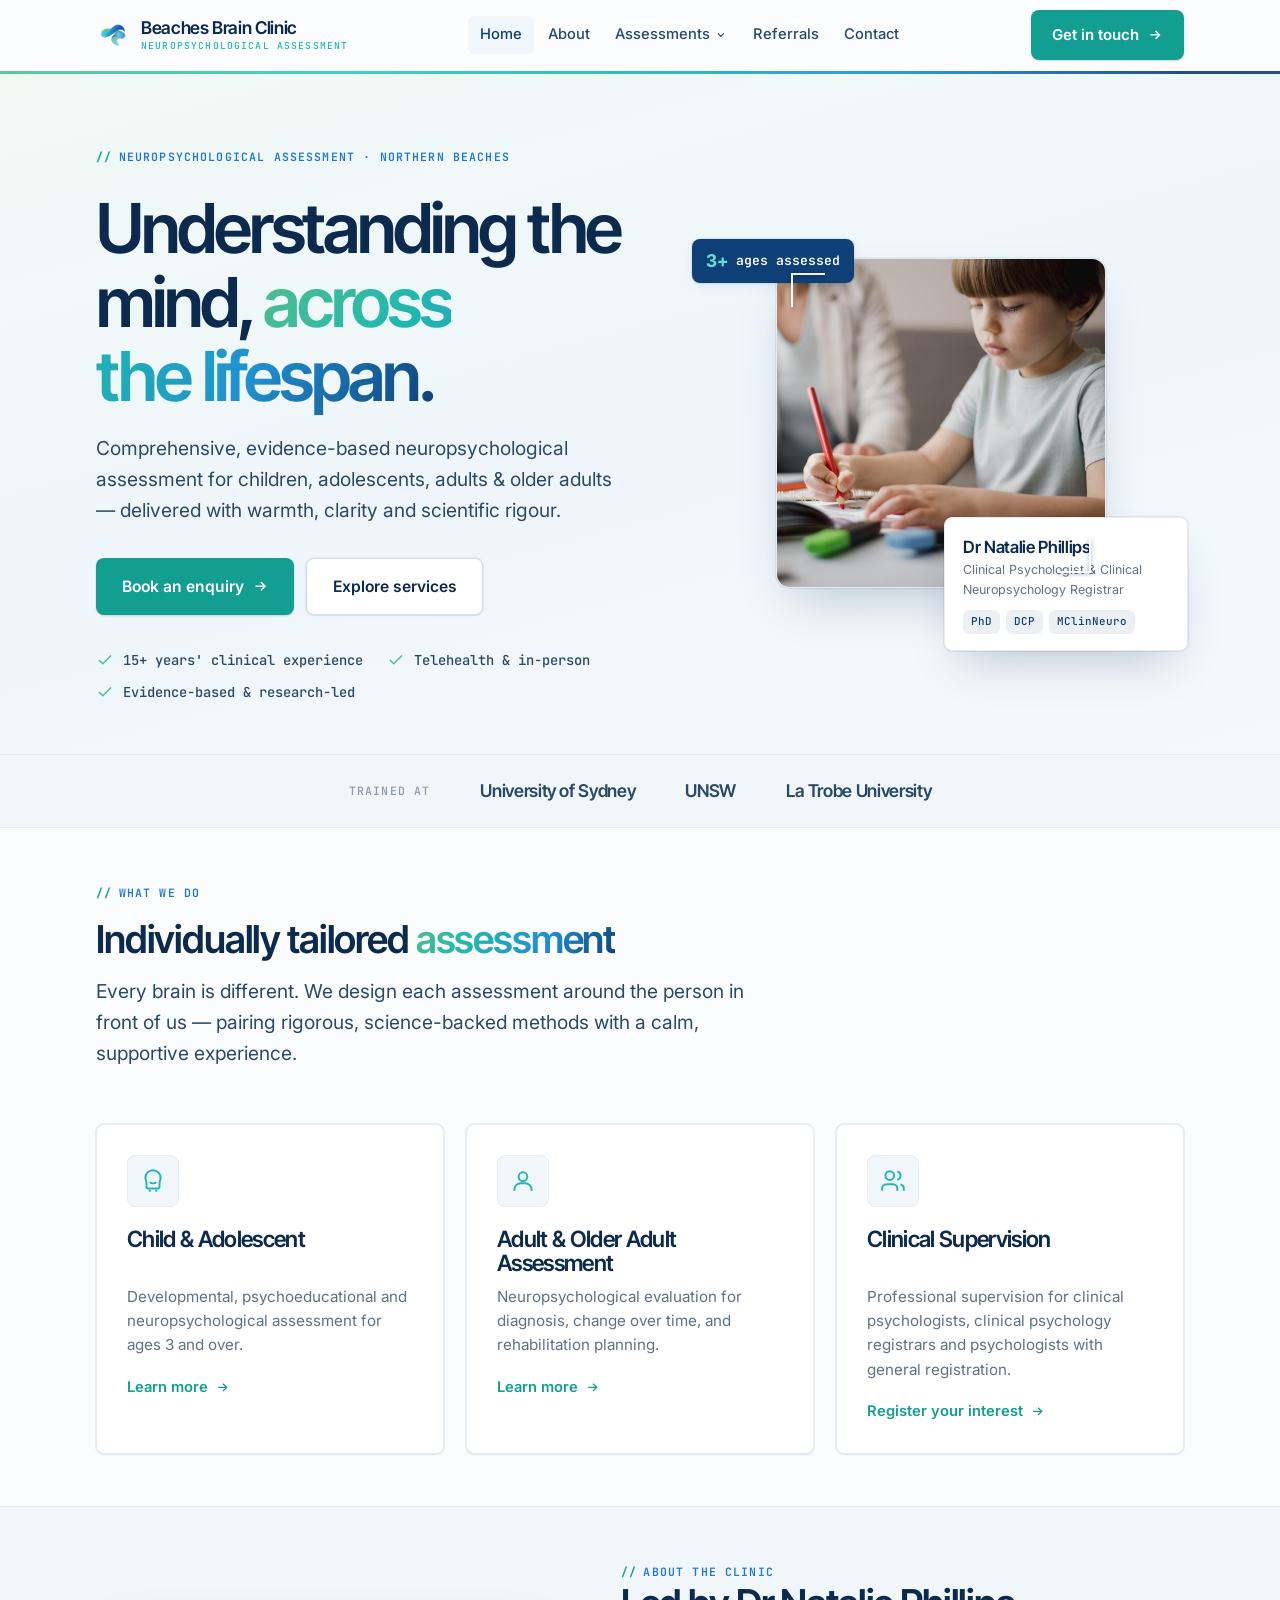
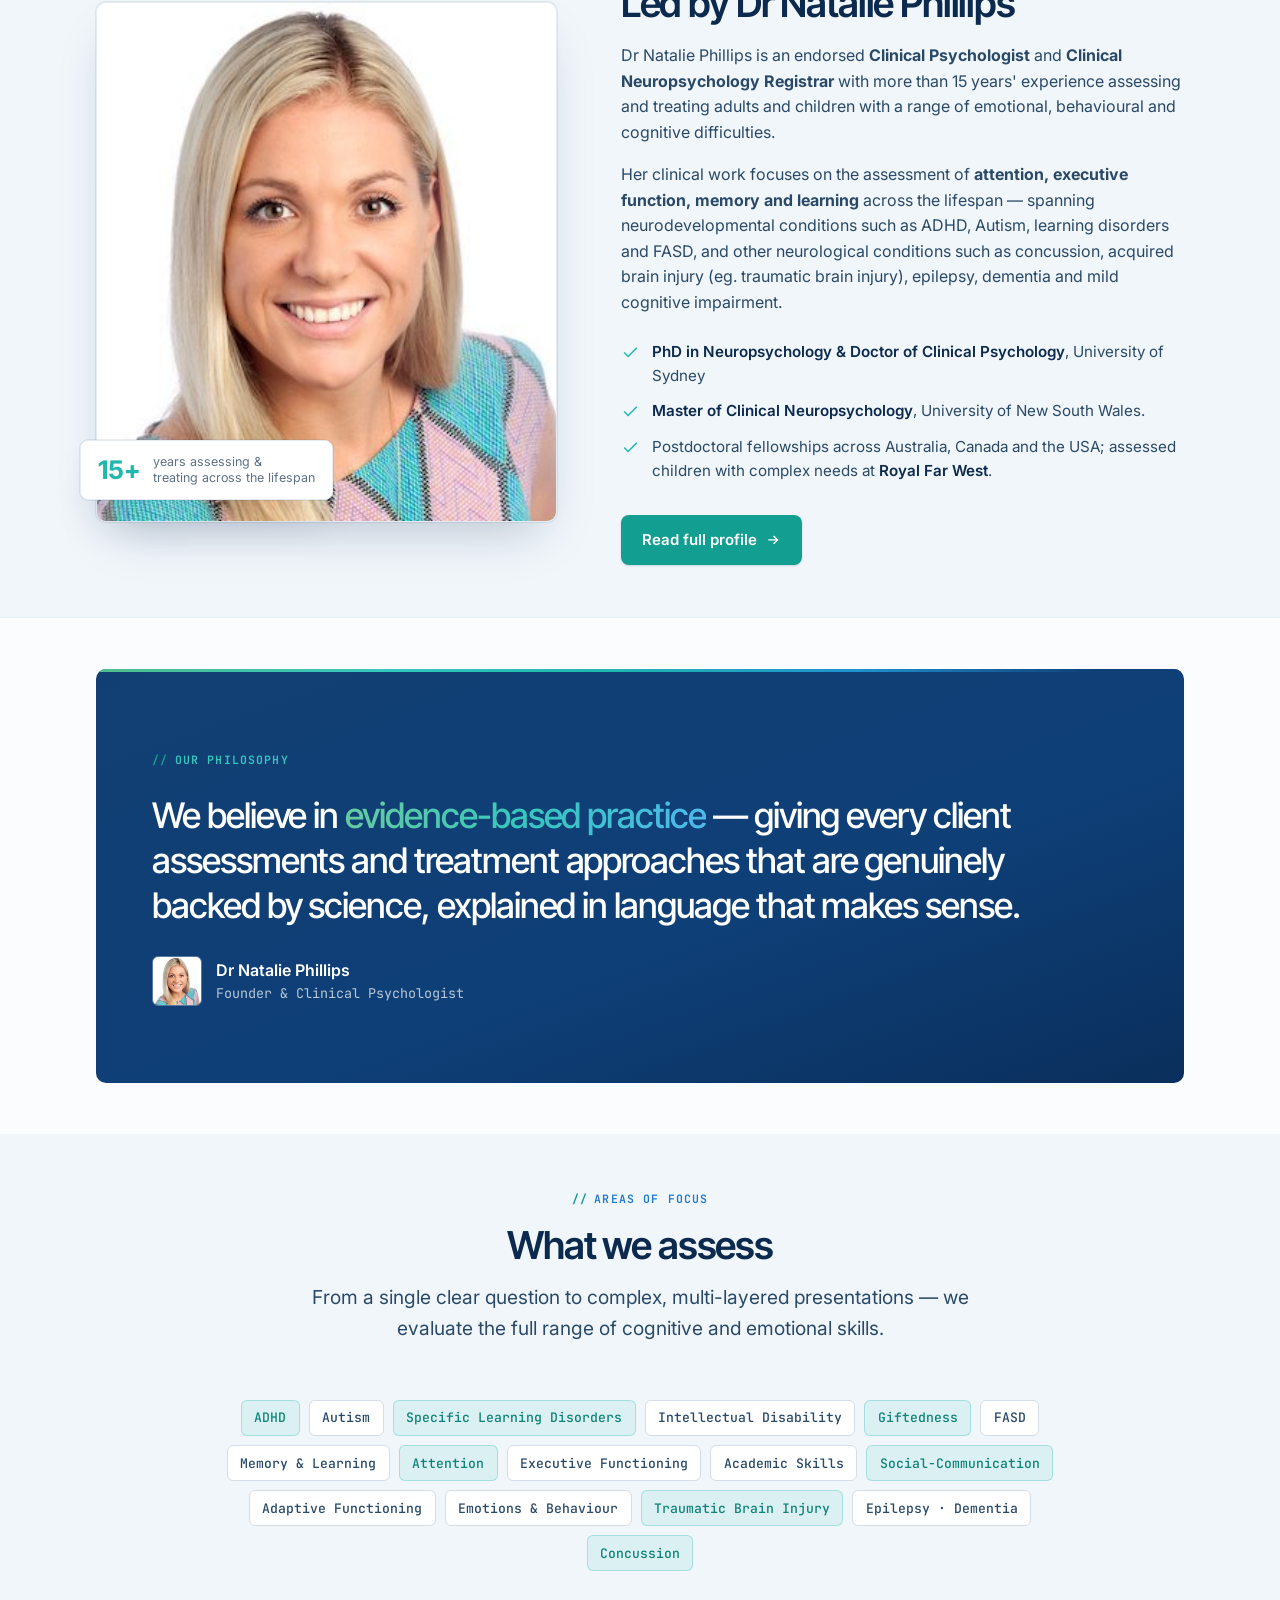
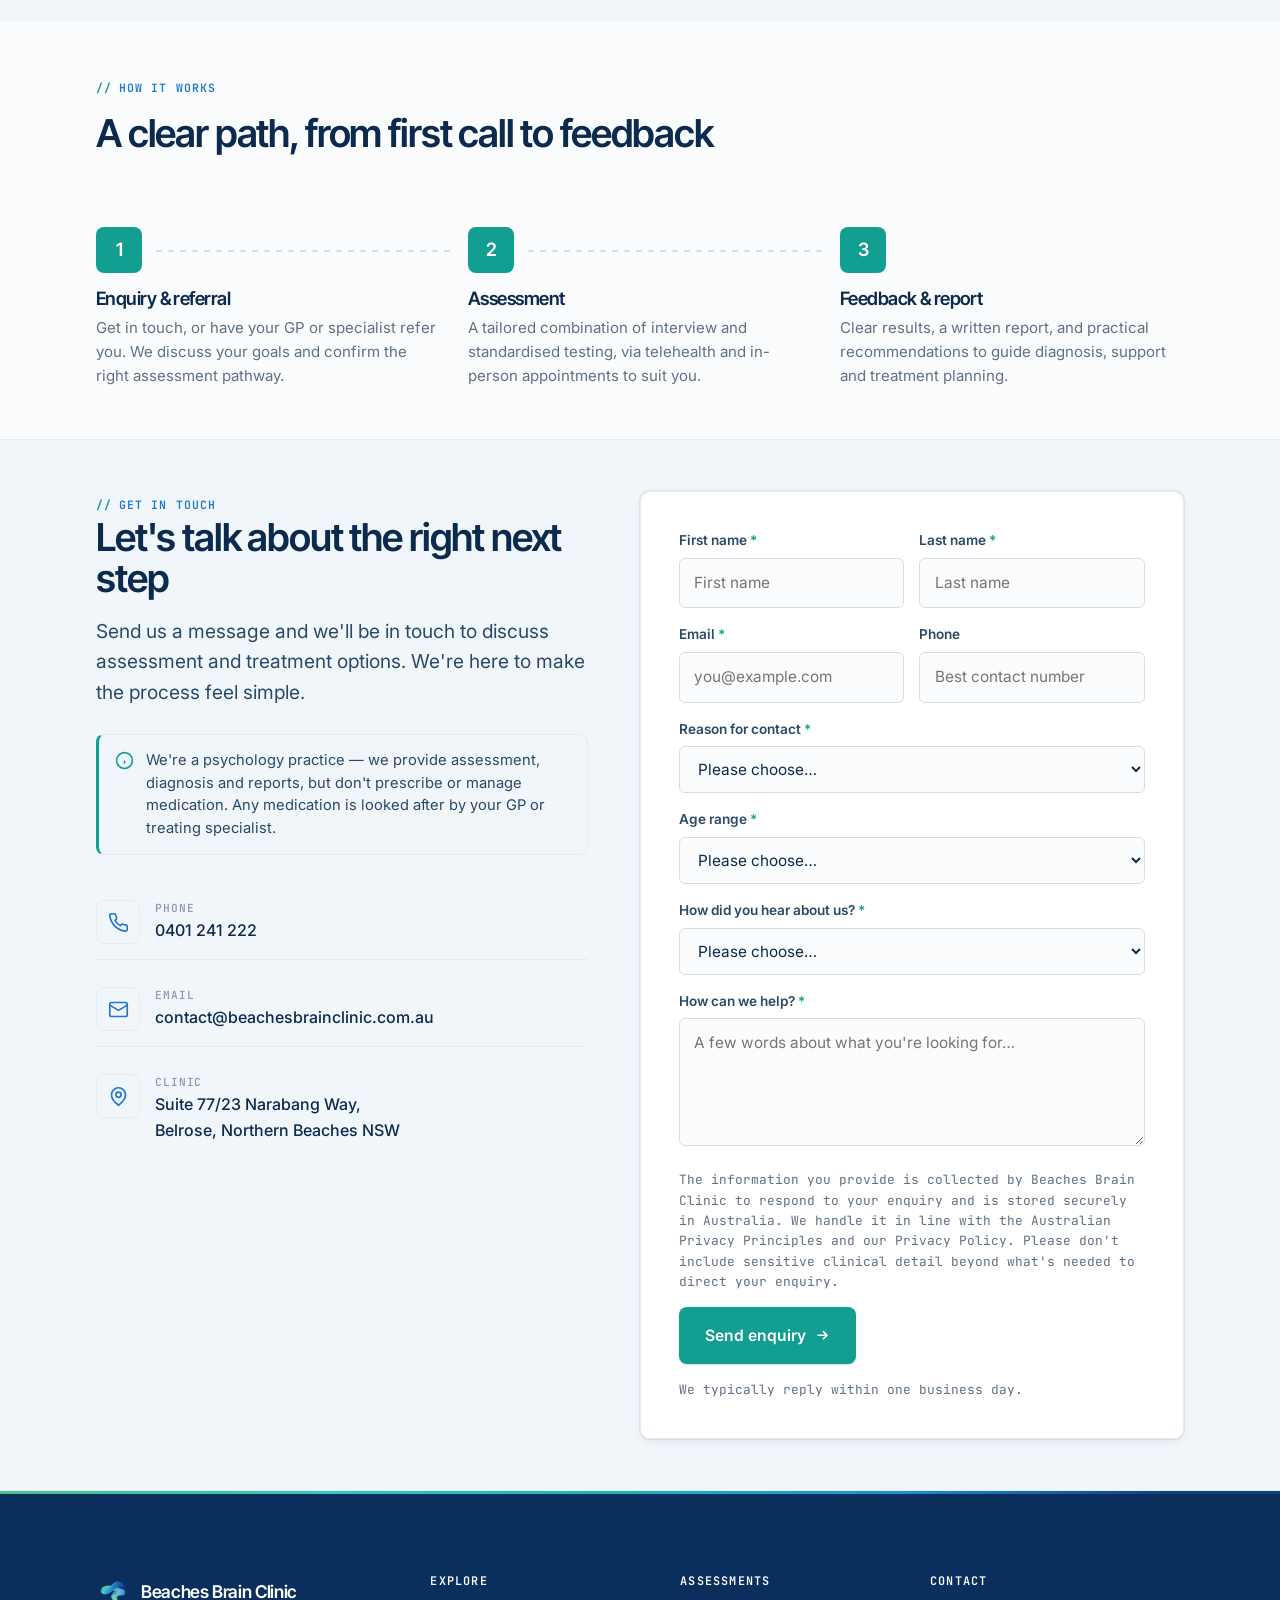
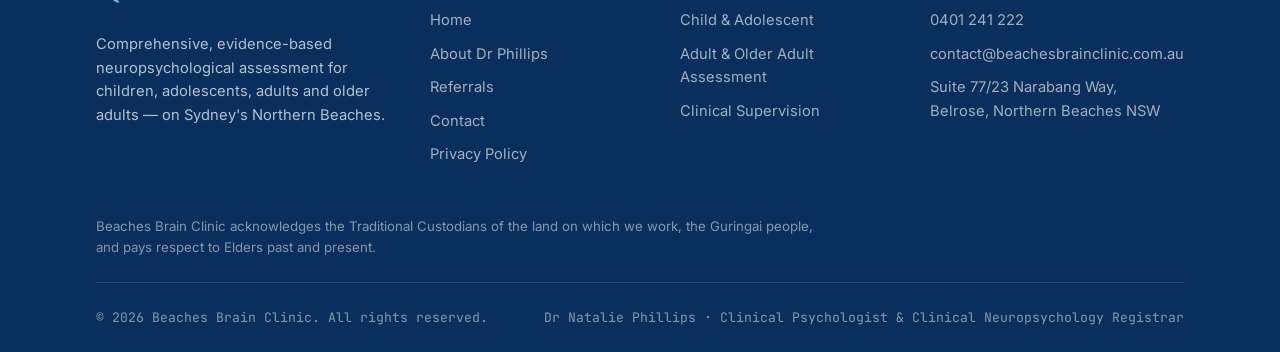
<file: index.html>
<!DOCTYPE html>
<html lang="en-AU">

<head>
  <meta charset="UTF-8" />
  <meta name="viewport" content="width=device-width, initial-scale=1.0" />
  <title>Beaches Brain Clinic | Neuropsychological Assessment — Northern Beaches</title>
  <meta name="description"
    content="Evidence-based neuropsychological assessment for children, adolescents, adults and older adults. Led by Dr Natalie Phillips, Clinical Psychologist & Clinical Neuropsychology Registrar, Belrose, Northern Beaches." />
  <meta name="theme-color" content="#0C2A4D" />
  <link rel="canonical" href="https://beachesbrainclinic.com.au/" />

  <!-- Open Graph -->
  <meta property="og:type" content="website" />
  <meta property="og:title" content="Beaches Brain Clinic — Neuropsychological Assessment" />
  <meta property="og:description"
    content="Evidence-based neuropsychological assessment for children, adolescents and adults, across the lifespan." />
  <meta property="og:image" content="assets/img/logo.png" />
  <meta property="og:locale" content="en_AU" />

  <!-- Icons -->
  <link rel="icon" href="assets/img/favicon.ico" sizes="any" />
  <link rel="icon" type="image/png" href="assets/img/favicon-32.png" sizes="32x32" />
  <link rel="apple-touch-icon" href="assets/img/apple-touch-icon.png" />

  <!-- Fonts -->
  <link rel="preconnect" href="https://fonts.googleapis.com" />
  <link rel="preconnect" href="https://fonts.gstatic.com" crossorigin />
  <link
    href="https://fonts.googleapis.com/css2?family=Fraunces:ital,opsz,wght@0,9..144,400;0,9..144,500;0,9..144,600;1,9..144,400;1,9..144,500&family=Inter:wght@400;500;600;700&display=swap"
    rel="stylesheet" />

  <link rel="stylesheet" href="assets/css/styles.css?v=20261111" />

  <!-- Structured data -->
  <script type="application/ld+json">
  {
    "@context": "https://schema.org",
    "@type": "MedicalBusiness",
    "name": "Beaches Brain Clinic",
    "description": "Evidence-based neuropsychological assessment for children, adolescents and adults.",
    "image": "https://beachesbrainclinic.com.au/assets/img/logo.png",
    "telephone": "+61401241222",
    "email": "contact@beachesbrainclinic.com.au",
    "url": "https://beachesbrainclinic.com.au/",
    "address": {
      "@type": "PostalAddress",
      "streetAddress": "Suite 77/23 Narabang Way",
      "addressLocality": "Belrose",
      "addressRegion": "NSW",
      "addressCountry": "AU"
    },
    "areaServed": "Northern Beaches, Sydney",
    "founder": { "@type": "Person", "name": "Dr Natalie Phillips" }
  }
  </script>
</head>

<body>

  <!-- ================= HEADER ================= -->
  <header class="site-header">
    <div class="wrap nav">
      <a class="brand" href="./" aria-label="Beaches Brain Clinic — home">
        <img src="assets/img/logo.png" alt="" width="38" height="38" />
        <span class="brand-name">Beaches Brain Clinic<span>Neuropsychological Assessment</span></span>
      </a>

      <nav class="nav-links" aria-label="Primary">
        <a href="./">Home</a>
        <a href="about">About</a>
        <div class="has-dropdown">
          <button type="button" aria-haspopup="true">Assessments
            <svg viewBox="0 0 24 24" fill="none" stroke="currentColor" stroke-width="2.4" aria-hidden="true">
              <path d="m6 9 6 6 6-6" />
            </svg>
          </button>
          <div class="dropdown" role="menu">
            <a href="child-assessment" role="menuitem"><strong>Child &amp; Adolescent</strong><small>Ages 3 and
                over</small></a>
            <a href="adult-assessment" role="menuitem"><strong>Adult Assessment</strong><small>Across the
                lifespan</small></a>
          </div>
        </div>
        <a href="referrals">Referrals</a>
        <a href="./#contact">Contact</a>
      </nav>

      <div class="nav-cta">
        <a class="btn btn-primary" href="./#contact">
          <span class="btn-text-desktop">Get in touch</span>
          <svg viewBox="0 0 24 24" fill="none" stroke="currentColor" stroke-width="2.2" aria-hidden="true">
            <path d="M5 12h14m-6-6 6 6-6 6" />
          </svg>
        </a>
        <button class="menu-toggle" aria-label="Open menu" aria-expanded="false">
          <svg viewBox="0 0 24 24" fill="none" stroke="currentColor" stroke-width="2.2" aria-hidden="true">
            <path d="M3 6h18M3 12h18M3 18h18" />
          </svg>
        </button>
      </div>
    </div>
  </header>

  <!-- ================= MOBILE NAV ================= -->
  <div class="mobile-nav" aria-label="Mobile">
    <div class="mobile-nav-top">
      <a class="brand" href="./">
        <img src="assets/img/logo.png" alt="" width="36" height="36" />
        <span class="brand-name">Beaches Brain Clinic</span>
      </a>
      <button class="menu-toggle mobile-nav-close" aria-label="Close menu">
        <svg viewBox="0 0 24 24" fill="none" stroke="currentColor" stroke-width="2.2" aria-hidden="true">
          <path d="M6 6l12 12M18 6 6 18" />
        </svg>
      </button>
    </div>
    <a href="./">Home</a>
    <a href="about">About Dr Phillips</a>
    <a href="child-assessment" class="sub">Child &amp; Adolescent Assessment</a>
    <a href="adult-assessment" class="sub">Adult Assessment</a>
    <a href="referrals">Referrals</a>
    <a href="./#contact">Contact</a>
    <a class="btn btn-primary" href="./#contact">Get in touch</a>
  </div>

  <main>

    <!-- ================= HERO ================= -->
    <section class="hero">
      <div class="aurora" aria-hidden="true"><span class="a1"></span><span class="a2"></span><span class="a3"></span>
      </div>
      <div class="wrap hero-grid">
        <div class="hero-copy">
          <span class="eyebrow reveal">Neuropsychological Assessment · Northern Beaches</span>
          <h1 class="h-display reveal" data-d="1">Understanding the mind, <em class="grad-text">across
              the&nbsp;lifespan.</em></h1>
          <p class="lead reveal" data-d="2">Comprehensive, evidence-based neuropsychological assessment
            for children, adolescents, adults & older adults — delivered with warmth, clarity and scientific rigour.
          </p>
          <div class="hero-actions reveal" data-d="2">
            <a class="btn btn-primary btn-lg" href="./#contact">Book an enquiry
              <svg viewBox="0 0 24 24" fill="none" stroke="currentColor" stroke-width="2.2" aria-hidden="true">
                <path d="M5 12h14m-6-6 6 6-6 6" />
              </svg>
            </a>
            <a class="btn btn-ghost btn-lg" href="#services">Explore services</a>
          </div>
          <ul class="hero-trust reveal" data-d="3">
            <li><svg viewBox="0 0 24 24" fill="none" stroke="currentColor" stroke-width="2" aria-hidden="true">
                <path d="M20 6 9 17l-5-5" />
              </svg> 15+ years' clinical experience</li>
            <li><svg viewBox="0 0 24 24" fill="none" stroke="currentColor" stroke-width="2" aria-hidden="true">
                <path d="M20 6 9 17l-5-5" />
              </svg> Telehealth &amp; in-person</li>
            <li><svg viewBox="0 0 24 24" fill="none" stroke="currentColor" stroke-width="2" aria-hidden="true">
                <path d="M20 6 9 17l-5-5" />
              </svg> Evidence-based &amp; research-led</li>
          </ul>
        </div>

        <div class="hero-visual reveal" data-d="2">
          <div class="medallion">
            <img src="assets/img/hero-child.jpg"
              alt="A child completing a neuropsychological assessment task with the clinician" width="340"
              height="340" />
          </div>
          <div class="glass-chip"><b>3+</b> ages assessed</div>
          <div class="glass-card">
            <div class="gc-name">Dr Natalie Phillips</div>
            <div class="gc-role">Clinical Psychologist &amp; Clinical Neuropsychology Registrar</div>
            <div class="gc-creds"><span>PhD</span><span>DCP</span><span>MClinNeuro</span></div>
          </div>
        </div>
      </div>
    </section>

    <!-- ================= TRUST STRIP ================= -->
    <div class="trust-strip">
      <div class="wrap">
        <span class="tlabel">Trained at</span>
        <span class="titem">University of Sydney</span>
        <span class="titem">UNSW</span>
        <span class="titem">La Trobe University</span>
      </div>
    </div>

    <!-- ================= SERVICES ================= -->
    <section class="section" id="services">
      <div class="wrap">
        <div class="section-head reveal">
          <span class="eyebrow">What we do</span>
          <h2 class="h2">Individually tailored <span class="grad-text">assessment</span></h2>
          <p class="lead">Every brain is different. We design each assessment around the person in front of us — pairing
            rigorous, science-backed methods with a calm, supportive experience.</p>
        </div>

        <div class="grid grid-3 cards-balance">
          <a class="card card-link reveal" href="child-assessment">
            <div class="card-icon" aria-hidden="true">
              <svg viewBox="0 0 24 24" fill="none" stroke="currentColor" stroke-width="1.8">
                <path
                  d="M12 2a7 7 0 0 0-7 7c0 2 1 3 1 5v3a2 2 0 0 0 2 2h8a2 2 0 0 0 2-2v-3c0-2 1-3 1-5a7 7 0 0 0-7-7Z" />
                <path d="M9 22v-2m6 2v-2M9.5 9.5h.01M14.5 9.5h.01M9 13s1 1.2 3 1.2S15 13 15 13" />
              </svg>
            </div>
            <h3 class="h3">Child &amp; Adolescent</h3>
            <p>Developmental, psychoeducational and neuropsychological assessment for ages 3 and over.
            </p>
            <span class="link-arrow">Learn more <svg viewBox="0 0 24 24" fill="none" stroke="currentColor"
                stroke-width="2.2" aria-hidden="true">
                <path d="M5 12h14m-6-6 6 6-6 6" />
              </svg></span>
          </a>

          <a class="card card-link reveal" data-d="1" href="adult-assessment">
            <div class="card-icon" aria-hidden="true">
              <svg viewBox="0 0 24 24" fill="none" stroke="currentColor" stroke-width="1.8">
                <circle cx="12" cy="8" r="4" />
                <path d="M4 21v-1a6 6 0 0 1 6-6h4a6 6 0 0 1 6 6v1" />
              </svg>
            </div>
            <h3 class="h3">Adult &amp; Older Adult Assessment</h3>
            <p>Neuropsychological evaluation for diagnosis, change
              over time, and rehabilitation planning.</p>
            <span class="link-arrow">Learn more <svg viewBox="0 0 24 24" fill="none" stroke="currentColor"
                stroke-width="2.2" aria-hidden="true">
                <path d="M5 12h14m-6-6 6 6-6 6" />
              </svg></span>
          </a>

          <a class="card card-link reveal" data-d="2" href="#contact">
            <div class="card-icon" aria-hidden="true">
              <svg viewBox="0 0 24 24" fill="none" stroke="currentColor" stroke-width="1.8">
                <path d="M16 21v-2a4 4 0 0 0-4-4H6a4 4 0 0 0-4 4v2" />
                <circle cx="9" cy="7" r="4" />
                <path d="M22 21v-2a4 4 0 0 0-3-3.87" />
                <path d="M16 3.13a4 4 0 0 1 0 7.75" />
              </svg>
            </div>
            <h3 class="h3">Clinical Supervision</h3>
            <p>Professional supervision for clinical psychologists, clinical psychology registrars and
              psychologists with general registration.</p>
            <span class="link-arrow">Register your interest <svg viewBox="0 0 24 24" fill="none" stroke="currentColor"
                stroke-width="2.2" aria-hidden="true">
                <path d="M5 12h14m-6-6 6 6-6 6" />
              </svg></span>
          </a>
        </div>
      </div>
    </section>

    <!-- ================= ABOUT ================= -->
    <section class="section bg-warm" id="about">
      <div class="wrap about-grid">
        <div class="portrait reveal">
          <img src="assets/img/dr-natalie-phillips.jpg"
            alt="Dr Natalie Phillips, Clinical Psychologist and Clinical Neuropsychology Registrar" width="520"
            height="520" />
          <div class="p-badge">
            <b>15+</b>
            <span>years assessing &amp;<br />treating across the lifespan</span>
          </div>
        </div>
        <div class="reveal" data-d="1">
          <span class="eyebrow">About the clinic</span>
          <h2 class="h2">Led by Dr Natalie Phillips</h2>
          <div class="prose" style="margin-top:18px">
            <p>Dr Natalie Phillips is an endorsed <b>Clinical Psychologist</b> and <b>Clinical Neuropsychology
                Registrar</b>
              with more than 15 years' experience
              assessing and treating adults and children with a range of emotional, behavioural and cognitive
              difficulties.</p>
            <p>Her clinical work focuses on the assessment of <b>attention, executive function,
                memory and learning</b> across the lifespan — spanning neurodevelopmental conditions such as ADHD,
              Autism,
              learning disorders and FASD, and other neurological conditions such as concussion, acquired brain injury
              (eg. traumatic brain injury), epilepsy,
              dementia and mild cognitive impairment.</p>
          </div>
          <ul class="cred-list">
            <li><svg viewBox="0 0 24 24" fill="none" stroke="currentColor" stroke-width="2" aria-hidden="true">
                <path d="M20 6 9 17l-5-5" />
              </svg><span><b>PhD in Neuropsychology &amp; Doctor of Clinical Psychology</b>, University of Sydney</span>
            </li>
            <li><svg viewBox="0 0 24 24" fill="none" stroke="currentColor" stroke-width="2" aria-hidden="true">
                <path d="M20 6 9 17l-5-5" />
              </svg><span><b>Master of Clinical Neuropsychology</b>, University of New South Wales.</span></li>
            <li><svg viewBox="0 0 24 24" fill="none" stroke="currentColor" stroke-width="2" aria-hidden="true">
                <path d="M20 6 9 17l-5-5" />
              </svg><span>Postdoctoral fellowships across Australia, Canada and the USA; assessed children with complex
                needs at <b>Royal Far West</b>.</span></li>
          </ul>
          <div class="hero-actions">
            <a class="btn btn-primary" href="about">Read full profile
              <svg viewBox="0 0 24 24" fill="none" stroke="currentColor" stroke-width="2.2" aria-hidden="true">
                <path d="M5 12h14m-6-6 6 6-6 6" />
              </svg>
            </a>
          </div>
        </div>
      </div>
    </section>

    <!-- ================= APPROACH BAND ================= -->
    <section class="section">
      <div class="wrap">
        <div class="band reveal">
          <div class="wrap">
            <span class="eyebrow" style="color:var(--teal-bright)">Our philosophy</span>
            <p class="band-quote" style="margin-top:22px">We believe in <span class="grad-text">evidence-based
                practice</span> — giving every client assessments and treatment approaches that are genuinely backed by
              science, explained in language that makes sense.</p>
            <div class="band-meta">
              <img src="assets/img/dr-natalie-phillips.jpg" alt="Dr Natalie Phillips" width="52" height="52" />
              <div>
                <div class="bm-name">Dr Natalie Phillips</div>
                <div class="bm-role">Founder &amp; Clinical Psychologist</div>
              </div>
            </div>
          </div>
        </div>
      </div>
    </section>

    <!-- ================= WHAT WE ASSESS ================= -->
    <section class="section bg-paper-2">
      <div class="wrap">
        <div class="section-head center reveal">
          <span class="eyebrow center">Areas of focus</span>
          <h2 class="h2">What we assess</h2>
          <p class="lead">From a single clear question to complex, multi-layered presentations — we evaluate the full
            range of cognitive and emotional skills.</p>
        </div>
        <div class="chips reveal" data-d="1" style="justify-content:center;max-width:880px;margin-inline:auto">
          <span class="chip solid">ADHD</span>
          <span class="chip">Autism</span>
          <span class="chip solid">Specific Learning Disorders</span>
          <span class="chip">Intellectual Disability</span>
          <span class="chip solid">Giftedness</span>
          <span class="chip">FASD</span>
          <span class="chip">Memory &amp; Learning</span>
          <span class="chip solid">Attention</span>
          <span class="chip">Executive Functioning</span>
          <span class="chip">Academic Skills</span>
          <span class="chip solid">Social-Communication</span>
          <span class="chip">Adaptive Functioning</span>
          <span class="chip">Emotions &amp; Behaviour</span>
          <span class="chip solid">Traumatic Brain Injury</span>
          <span class="chip">Epilepsy · Dementia</span>
          <span class="chip solid">Concussion</span>
        </div>
      </div>
    </section>

    <!-- ================= PROCESS ================= -->
    <section class="section">
      <div class="wrap">
        <div class="section-head reveal">
          <span class="eyebrow">How it works</span>
          <h2 class="h2">A clear path, from first call to feedback</h2>
        </div>
        <div class="steps">
          <div class="step reveal">
            <div class="step-num">1</div>
            <h3>Enquiry &amp; referral</h3>
            <p>Get in touch, or have your GP or specialist refer you. We discuss your goals and confirm the right
              assessment pathway.</p>
          </div>
          <div class="step reveal" data-d="1">
            <div class="step-num">2</div>
            <h3>Assessment</h3>
            <p>A tailored combination of interview and standardised testing, via telehealth and in-person appointments
              to suit you.</p>
          </div>
          <div class="step reveal" data-d="2">
            <div class="step-num">3</div>
            <h3>Feedback &amp; report</h3>
            <p>Clear results, a written report, and practical recommendations to guide diagnosis, support and treatment
              planning.</p>
          </div>
        </div>
      </div>
    </section>

    <!-- ================= CONTACT ================= -->
    <section class="section bg-warm" id="contact">
      <div class="wrap">
        <div class="contact-grid">
          <div class="reveal">
            <span class="eyebrow">Get in touch</span>
            <h2 class="h2">Let's talk about the right next step</h2>
            <p class="lead" style="margin-top:16px">Send us a message and we'll be in touch to discuss assessment and
              treatment options. We're here to make the process feel simple.</p>

            <div class="callout" role="note" style="margin-top:26px">
              <svg viewBox="0 0 24 24" fill="none" stroke="currentColor" stroke-width="2" aria-hidden="true"><circle cx="12" cy="12" r="10"/><path d="M12 16v-4M12 8h.01"/></svg>
              <p>We're a psychology practice — we provide assessment, diagnosis and reports, but don't prescribe or manage medication. Any medication is looked after by your GP or treating specialist.</p>
            </div>

            <div class="contact-info" style="margin-top:30px">
              <div class="info-row">
                <span class="ir-icon"><svg viewBox="0 0 24 24" fill="none" stroke="currentColor" stroke-width="1.9"
                    aria-hidden="true">
                    <path
                      d="M22 16.9v3a2 2 0 0 1-2.2 2 19.8 19.8 0 0 1-8.6-3.1 19.5 19.5 0 0 1-6-6A19.8 19.8 0 0 1 2 4.2 2 2 0 0 1 4 2h3a2 2 0 0 1 2 1.7c.1.9.4 1.8.7 2.7a2 2 0 0 1-.5 2.1L8 9.6a16 16 0 0 0 6 6l1.1-1.1a2 2 0 0 1 2.1-.5c.9.3 1.8.6 2.7.7A2 2 0 0 1 22 16.9Z" />
                  </svg></span>
                <div>
                  <div class="ir-label">Phone</div><a href="tel:+61401241222">0401 241 222</a>
                </div>
              </div>
              <div class="info-row">
                <span class="ir-icon"><svg viewBox="0 0 24 24" fill="none" stroke="currentColor" stroke-width="1.9"
                    aria-hidden="true">
                    <rect x="2" y="4" width="20" height="16" rx="2" />
                    <path d="m2 7 10 6 10-6" />
                  </svg></span>
                <div>
                  <div class="ir-label">Email</div><a
                    href="mailto:contact@beachesbrainclinic.com.au">contact@beachesbrainclinic.com.au</a>
                </div>
              </div>
              <div class="info-row">
                <span class="ir-icon"><svg viewBox="0 0 24 24" fill="none" stroke="currentColor" stroke-width="1.9"
                    aria-hidden="true">
                    <path d="M20 10c0 6-8 12-8 12s-8-6-8-12a8 8 0 0 1 16 0Z" />
                    <circle cx="12" cy="10" r="3" />
                  </svg></span>
                <div>
                  <div class="ir-label">Clinic</div>
                  <p>Suite 77/23 Narabang Way,<br />Belrose, Northern Beaches NSW</p>
                </div>
              </div>
            </div>
          </div>

          <!-- Contact form — POSTs JSON to the Sydney inquiry handler (see assets/js/main.js) -->
          <form class="form-card inquiry-form reveal" data-d="1" novalidate>
            <div class="field-row">
              <div class="field">
                <label for="first_name">First name <span class="req">*</span></label>
                <input id="first_name" name="first_name" type="text" required autocomplete="given-name"
                  placeholder="First name" />
              </div>
              <div class="field">
                <label for="last_name">Last name <span class="req">*</span></label>
                <input id="last_name" name="last_name" type="text" required autocomplete="family-name"
                  placeholder="Last name" />
              </div>
            </div>
            <div class="field-row">
              <div class="field">
                <label for="email">Email <span class="req">*</span></label>
                <input id="email" name="email" type="email" required autocomplete="email"
                  placeholder="you@example.com" />
              </div>
              <div class="field">
                <label for="phone">Phone</label>
                <input id="phone" name="phone" type="tel" autocomplete="tel" placeholder="Best contact number" />
              </div>
            </div>
            <div class="field">
              <label for="enquiry_type">Reason for contact <span class="req">*</span></label>
              <select id="enquiry_type" name="enquiry_type" required>
                <option value="" disabled selected>Please choose…</option>
                <option value="adhd_assessment">ADHD assessment</option>
                <option value="autism_assessment">Autism assessment</option>
                <option value="iq_learning_assessment">IQ/Learning assessment</option>
                <option value="memory_dementia_assessment">Memory and Dementia assessment</option>
                <option value="concussion_brain_injury_assessment">Concussion/brain injury assessment</option>
                <option value="neuropsychological_assessment">Neuropsychological assessment</option>
                <option value="ndis_capacity_building_assessment">NDIS Capacity building assessment</option>
                <option value="clinical_supervision">Clinical supervision</option>
              </select>
            </div>
            <div class="field">
              <label for="age_range">Age range <span class="req">*</span></label>
              <select id="age_range" name="age_range" required>
                <option value="" disabled selected>Please choose…</option>
                <option value="child_0_12">Child (0–12)</option>
                <option value="adolescent_13_18">Adolescent (13–18)</option>
                <option value="adult_19_plus">Adult (19+)</option>
              </select>
            </div>
            <div class="field">
              <label for="referral_source">How did you hear about us? <span class="req">*</span></label>
              <select id="referral_source" name="referral_source" required>
                <option value="" disabled selected>Please choose…</option>
                <option value="google_search">Google search</option>
                <option value="friend">Friend</option>
                <option value="gp">GP</option>
                <option value="other_health_professional">Other health professional</option>
                <option value="school">School</option>
              </select>
            </div>
            <div class="field">
              <label for="reason">How can we help? <span class="req">*</span></label>
              <textarea id="reason" name="reason" required
                placeholder="A few words about what you're looking for…"></textarea>
            </div>

            <!-- Honeypot: hidden from people, tempting to bots -->
            <input type="text" name="company" class="hp" tabindex="-1" autocomplete="off" aria-hidden="true" />

            <!-- APP 5 collection notice — placeholder copy, MUST be lawyer-reviewed before launch -->
            <p class="form-note" style="margin-bottom:14px">
              The information you provide is collected by Beaches Brain Clinic to respond to your
              enquiry and is stored securely in Australia. We handle it in line with the Australian
              Privacy Principles and our <a href="privacy">Privacy Policy</a>. Please don't
              include sensitive clinical detail beyond what's needed to direct your enquiry.
            </p>

            <!-- Cloudflare Turnstile bot check: rendered by main.js when the form is first used; invisible unless a check is needed -->
            <div class="cf-turnstile"></div>

            <div class="form-foot">
              <button type="submit" class="btn btn-primary btn-lg">Send enquiry
                <svg viewBox="0 0 24 24" fill="none" stroke="currentColor" stroke-width="2.2" aria-hidden="true">
                  <path d="M5 12h14m-6-6 6 6-6 6" />
                </svg>
              </button>
              <span class="form-note">We typically reply within one business day.</span>
            </div>
            <div class="form-status" role="status" aria-live="polite"></div>
          </form>
        </div>
      </div>
    </section>

  </main>

  <!-- ================= FOOTER ================= -->
  <footer class="site-footer">
    <div class="wrap">
      <div class="footer-grid">
        <div class="footer-about">
          <a class="brand" href="./">
            <img src="assets/img/logo.png" alt="" width="40" height="40" />
            <span class="brand-name">Beaches Brain Clinic</span>
          </a>
          <p>Comprehensive, evidence-based neuropsychological assessment for children, adolescents,
            adults and older adults
            — on Sydney's Northern Beaches.</p>
        </div>
        <div class="footer-col">
          <h4>Explore</h4>
          <a href="./">Home</a>
          <a href="about">About Dr Phillips</a>
          <a href="referrals">Referrals</a>
          <a href="./#contact">Contact</a>
          <a href="privacy">Privacy Policy</a>
        </div>
        <div class="footer-col">
          <h4>Assessments</h4>
          <a href="child-assessment">Child &amp; Adolescent</a>
          <a href="adult-assessment">Adult &amp; Older Adult Assessment</a>
          <a href="./#services">Clinical Supervision</a>
        </div>
        <div class="footer-col">
          <h4>Contact</h4>
          <a href="tel:+61401241222">0401 241 222</a>
          <a href="mailto:contact@beachesbrainclinic.com.au">contact@beachesbrainclinic.com.au</a>
          <p>Suite 77/23 Narabang Way,<br />Belrose, Northern Beaches NSW</p>
        </div>
      </div>
      <p class="ack">Beaches Brain Clinic acknowledges the Traditional Custodians of the land on which we work, the
        Guringai people, and pays respect to Elders past and present.</p>
      <div class="footer-bottom">
        <span>© <span class="js-year">2026</span> Beaches Brain Clinic. All rights reserved.</span>
        <span>Dr Natalie Phillips · Clinical Psychologist &amp; Clinical Neuropsychology Registrar</span>
      </div>
    </div>
  </footer>

  <script src="assets/js/main.js?v=20261111"></script>
</body>

</html>
</file>
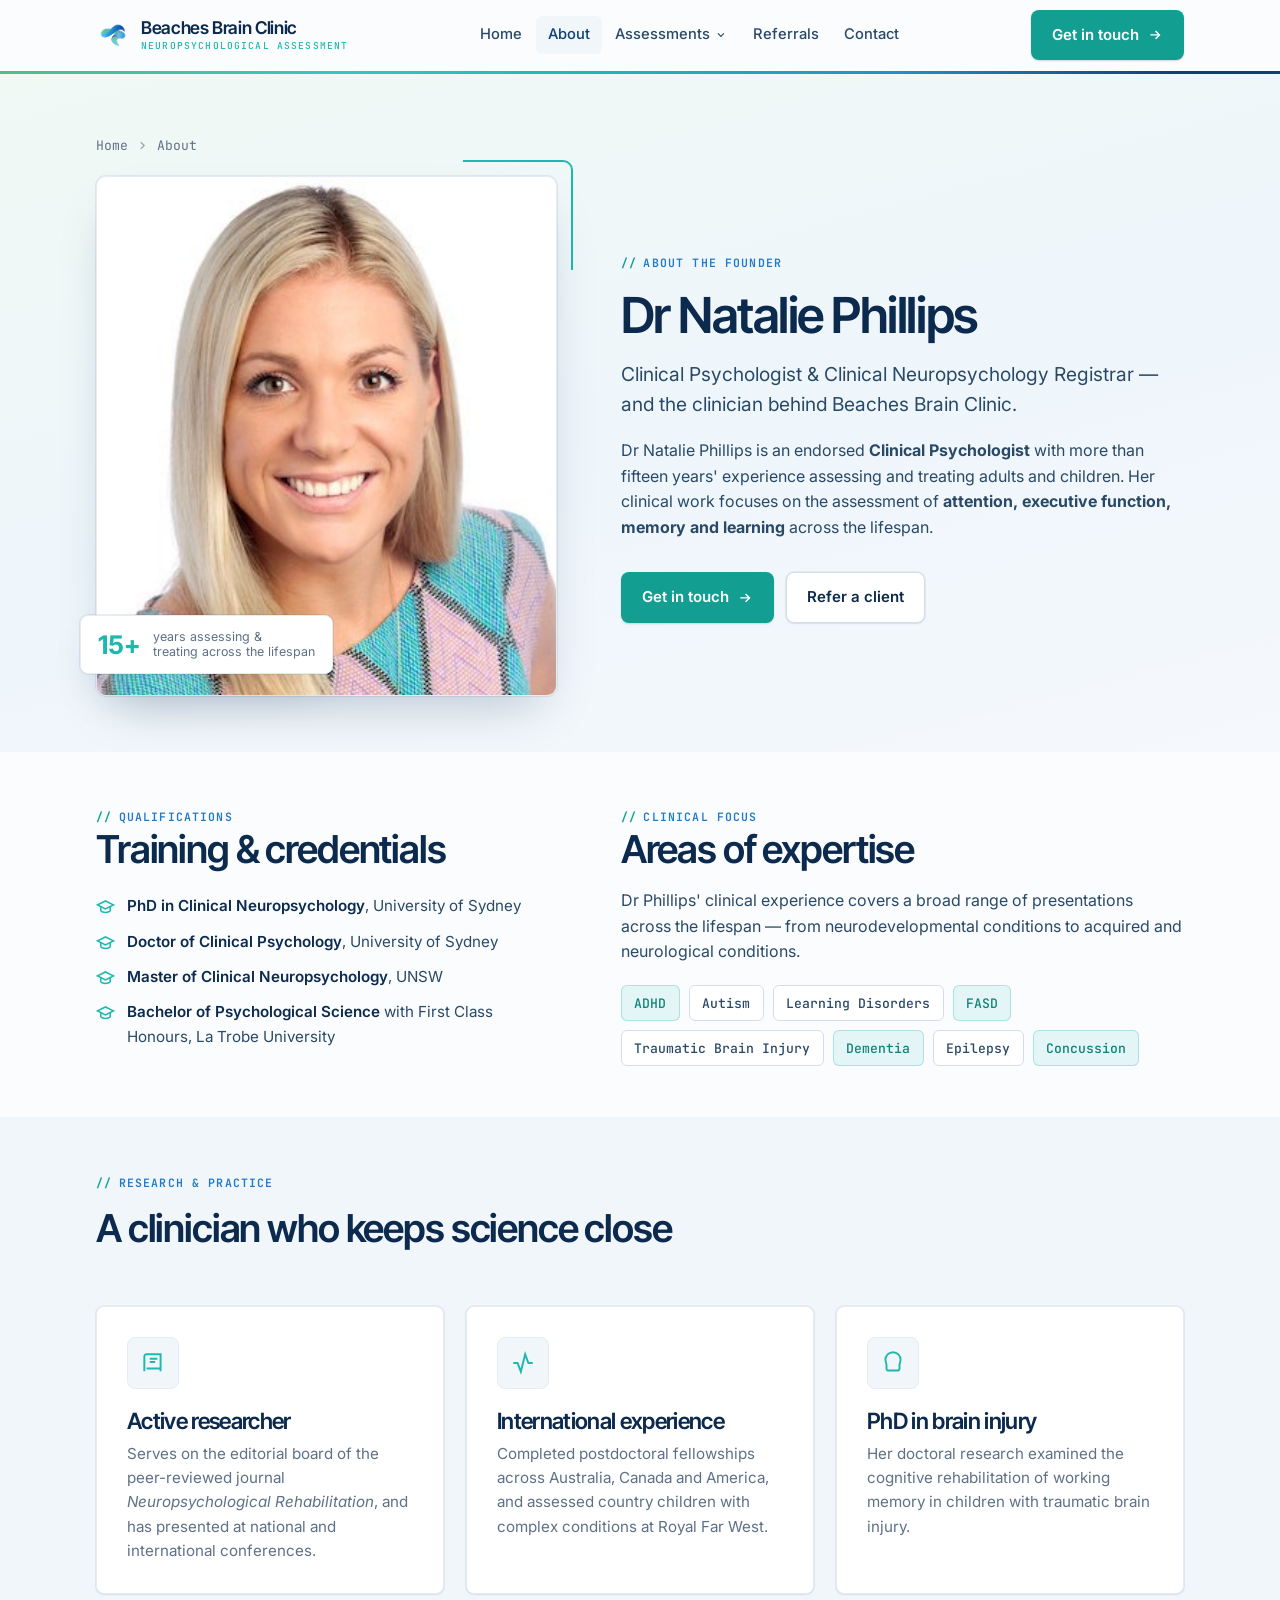
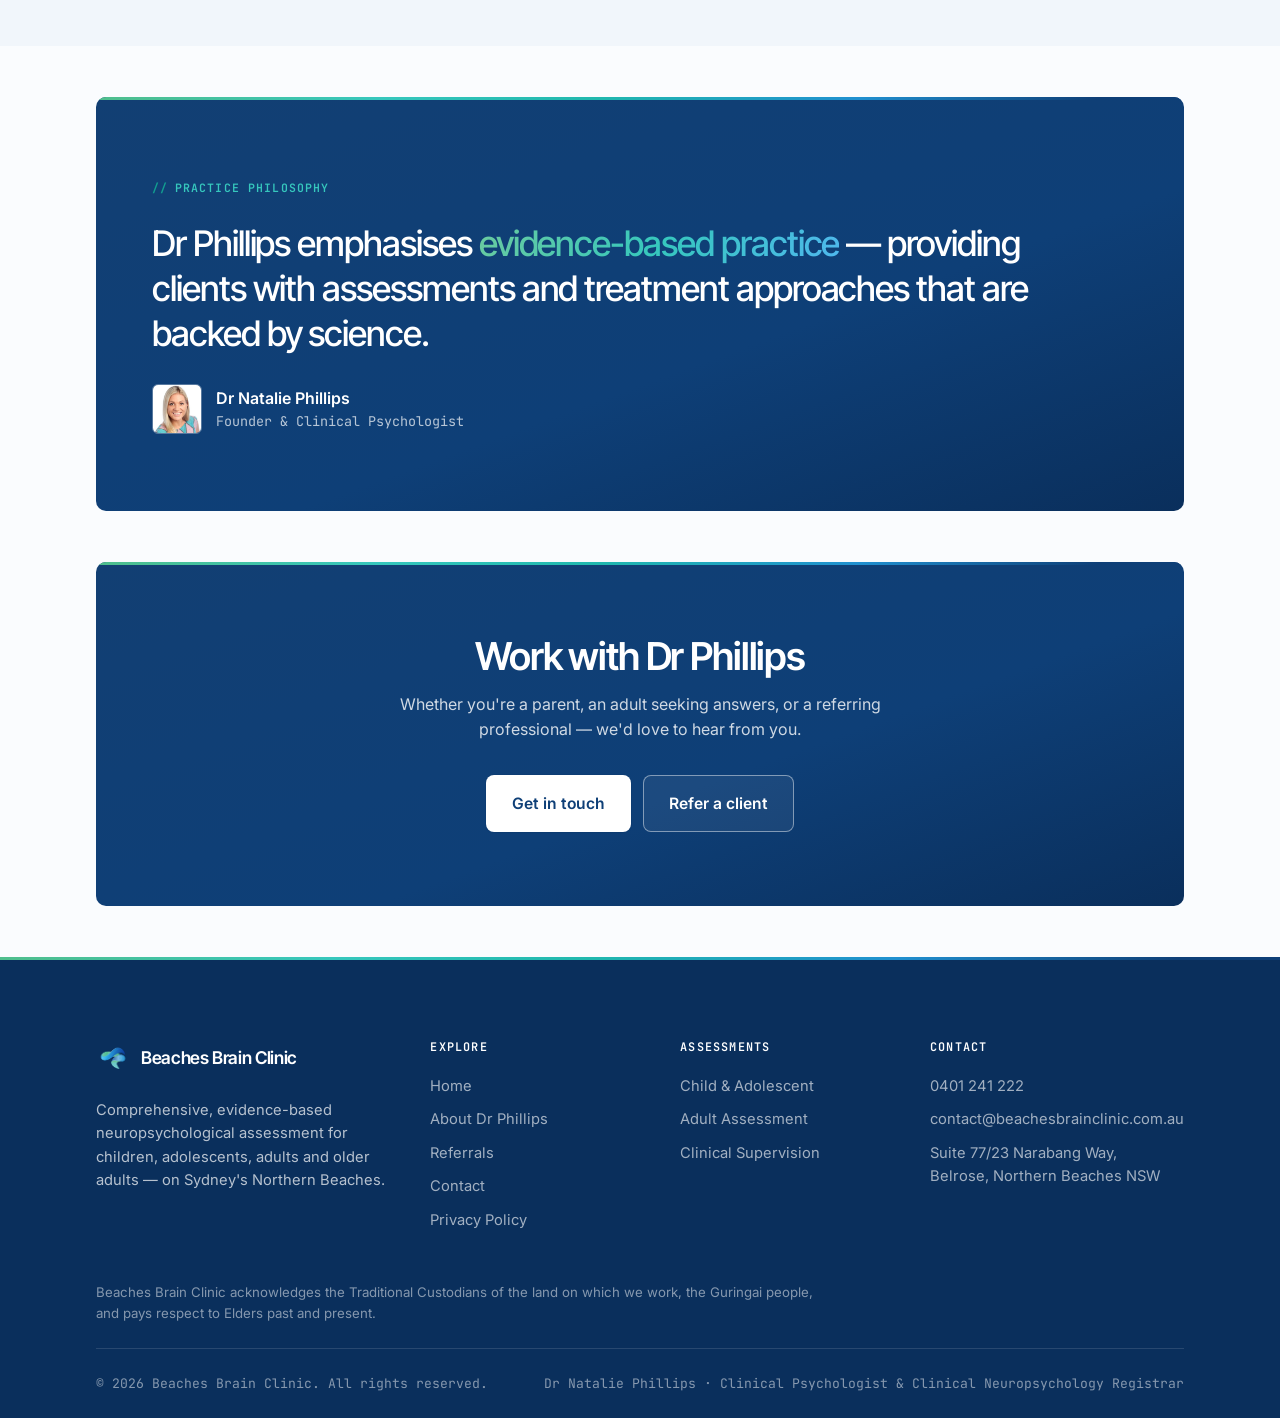
<file: about.html>
<!DOCTYPE html>
<html lang="en-AU">

<head>
  <meta charset="UTF-8" />
  <meta name="viewport" content="width=device-width, initial-scale=1.0" />
  <title>About Dr Natalie Phillips | Beaches Brain Clinic</title>
  <meta name="description"
    content="Dr Natalie Phillips is an endorsed Clinical Psychologist and Clinical Neuropsychology Registrar with 15+ years' experience in neuropsychological assessment across the lifespan." />
  <meta name="theme-color" content="#0C2A4D" />
  <link rel="canonical" href="https://beachesbrainclinic.com.au/about" />
  <link rel="icon" href="assets/img/favicon.ico" sizes="any" />
  <link rel="icon" type="image/png" href="assets/img/favicon-32.png" sizes="32x32" />
  <link rel="apple-touch-icon" href="assets/img/apple-touch-icon.png" />
  <link rel="preconnect" href="https://fonts.googleapis.com" />
  <link rel="preconnect" href="https://fonts.gstatic.com" crossorigin />
  <link
    href="https://fonts.googleapis.com/css2?family=Fraunces:ital,opsz,wght@0,9..144,400;0,9..144,500;0,9..144,600;1,9..144,400;1,9..144,500&family=Inter:wght@400;500;600;700&display=swap"
    rel="stylesheet" />
  <link rel="stylesheet" href="assets/css/styles.css?v=20261111" />
</head>

<body>

  <header class="site-header">
    <div class="wrap nav">
      <a class="brand" href="./" aria-label="Beaches Brain Clinic — home">
        <img src="assets/img/logo.png" alt="" width="38" height="38" />
        <span class="brand-name">Beaches Brain Clinic<span>Neuropsychological Assessment</span></span>
      </a>
      <nav class="nav-links" aria-label="Primary">
        <a href="./">Home</a>
        <a href="about">About</a>
        <div class="has-dropdown">
          <button type="button" aria-haspopup="true">Assessments
            <svg viewBox="0 0 24 24" fill="none" stroke="currentColor" stroke-width="2.4" aria-hidden="true">
              <path d="m6 9 6 6 6-6" />
            </svg>
          </button>
          <div class="dropdown" role="menu">
            <a href="child-assessment" role="menuitem"><strong>Child &amp; Adolescent</strong><small>Ages 3 and
                over</small></a>
            <a href="adult-assessment" role="menuitem"><strong>Adult Assessment</strong><small>Across the
                lifespan</small></a>
          </div>
        </div>
        <a href="referrals">Referrals</a>
        <a href="./#contact">Contact</a>
      </nav>
      <div class="nav-cta">
        <a class="btn btn-primary" href="./#contact"><span class="btn-text-desktop">Get in touch</span>
          <svg viewBox="0 0 24 24" fill="none" stroke="currentColor" stroke-width="2.2" aria-hidden="true">
            <path d="M5 12h14m-6-6 6 6-6 6" />
          </svg></a>
        <button class="menu-toggle" aria-label="Open menu" aria-expanded="false">
          <svg viewBox="0 0 24 24" fill="none" stroke="currentColor" stroke-width="2.2" aria-hidden="true">
            <path d="M3 6h18M3 12h18M3 18h18" />
          </svg>
        </button>
      </div>
    </div>
  </header>

  <div class="mobile-nav" aria-label="Mobile">
    <div class="mobile-nav-top">
      <a class="brand" href="./"><img src="assets/img/logo.png" alt="" width="36" height="36" /><span
          class="brand-name">Beaches Brain Clinic</span></a>
      <button class="menu-toggle mobile-nav-close" aria-label="Close menu"><svg viewBox="0 0 24 24" fill="none"
          stroke="currentColor" stroke-width="2.2" aria-hidden="true">
          <path d="M6 6l12 12M18 6 6 18" />
        </svg></button>
    </div>
    <a href="./">Home</a>
    <a href="about">About Dr Phillips</a>
    <a href="child-assessment" class="sub">Child &amp; Adolescent Assessment</a>
    <a href="adult-assessment" class="sub">Adult Assessment</a>
    <a href="referrals">Referrals</a>
    <a href="./#contact">Contact</a>
    <a class="btn btn-primary" href="./#contact">Get in touch</a>
  </div>

  <main>

    <!-- PAGE HERO with portrait -->
    <section class="page-hero">
      <div class="aurora" aria-hidden="true"><span class="a1"></span><span class="a2"></span><span class="a3"></span>
      </div>
      <div class="wrap">
        <nav class="breadcrumb reveal" aria-label="Breadcrumb">
          <a href="./">Home</a>
          <svg viewBox="0 0 24 24" fill="none" stroke="currentColor" stroke-width="2.4" aria-hidden="true">
            <path d="m9 18 6-6-6-6" />
          </svg>
          <span>About</span>
        </nav>
        <div class="about-grid" style="margin-top:10px">
          <div class="portrait reveal">
            <img src="assets/img/dr-natalie-phillips.jpg"
              alt="Dr Natalie Phillips, Clinical Psychologist and Clinical Neuropsychology Registrar" width="520" height="520" />
            <div class="p-badge"><b>15+</b><span>years assessing &amp;<br />treating across the lifespan</span></div>
          </div>
          <div class="reveal" data-d="1">
            <span class="eyebrow">About the founder</span>
            <h1 class="h1" style="margin-top:14px">Dr Natalie Phillips</h1>
            <p class="lead" style="margin-top:16px">Clinical Psychologist &amp; Clinical Neuropsychology Registrar — and
              the clinician behind Beaches Brain Clinic.</p>
            <div class="prose" style="margin-top:18px">
              <p>Dr Natalie Phillips is an endorsed <b>Clinical Psychologist</b> with more than fifteen years'
                experience assessing and treating adults and children. Her clinical work focuses on the assessment of <b>attention, executive function, memory and learning</b> across the lifespan.</p>
            </div>
            <div class="hero-actions">
              <a class="btn btn-primary" href="./#contact">Get in touch
                <svg viewBox="0 0 24 24" fill="none" stroke="currentColor" stroke-width="2.2" aria-hidden="true">
                  <path d="M5 12h14m-6-6 6 6-6 6" />
                </svg></a>
              <a class="btn btn-ghost" href="referrals">Refer a client</a>
            </div>
          </div>
        </div>
      </div>
    </section>

    <!-- QUALIFICATIONS + EXPERTISE -->
    <section class="section">
      <div class="wrap about-grid" style="align-items:start">
        <div class="reveal">
          <span class="eyebrow">Qualifications</span>
          <h2 class="h2">Training &amp; credentials</h2>
          <ul class="cred-list" style="margin-top:24px">
            <li><svg viewBox="0 0 24 24" fill="none" stroke="currentColor" stroke-width="2" aria-hidden="true">
                <path d="M22 10 12 5 2 10l10 5 10-5Z" />
                <path d="M6 12v5c0 1 2.7 2.5 6 2.5s6-1.5 6-2.5v-5" />
              </svg><span><b>PhD in Clinical Neuropsychology</b>, University of Sydney</span></li>
            <li><svg viewBox="0 0 24 24" fill="none" stroke="currentColor" stroke-width="2" aria-hidden="true">
                <path d="M22 10 12 5 2 10l10 5 10-5Z" />
                <path d="M6 12v5c0 1 2.7 2.5 6 2.5s6-1.5 6-2.5v-5" />
              </svg><span><b>Doctor of Clinical Psychology</b>, University of Sydney</span></li>
            <li><svg viewBox="0 0 24 24" fill="none" stroke="currentColor" stroke-width="2" aria-hidden="true">
                <path d="M22 10 12 5 2 10l10 5 10-5Z" />
                <path d="M6 12v5c0 1 2.7 2.5 6 2.5s6-1.5 6-2.5v-5" />
              </svg><span><b>Master of Clinical Neuropsychology</b>, UNSW</span></li>
            <li><svg viewBox="0 0 24 24" fill="none" stroke="currentColor" stroke-width="2" aria-hidden="true">
                <path d="M22 10 12 5 2 10l10 5 10-5Z" />
                <path d="M6 12v5c0 1 2.7 2.5 6 2.5s6-1.5 6-2.5v-5" />
              </svg><span><b>Bachelor of Psychological Science</b> with First Class Honours, La Trobe University</span>
            </li>
          </ul>
        </div>
        <div class="reveal" data-d="1">
          <span class="eyebrow">Clinical focus</span>
          <h2 class="h2">Areas of expertise</h2>
          <div class="prose" style="margin-top:18px">
            <p>Dr Phillips' clinical experience covers a broad range of presentations across the lifespan — from
              neurodevelopmental conditions to acquired and neurological conditions.</p>
          </div>
          <div class="chips" style="margin-top:20px">
            <span class="chip solid">ADHD</span><span class="chip">Autism</span>
            <span class="chip">Learning Disorders</span><span class="chip solid">FASD</span>
            <span class="chip">Traumatic Brain Injury</span><span class="chip solid">Dementia</span>
            <span class="chip">Epilepsy</span><span class="chip solid">Concussion</span>
          </div>
        </div>
      </div>
    </section>

    <!-- RESEARCH & PHILOSOPHY -->
    <section class="section bg-paper-2">
      <div class="wrap">
        <div class="section-head reveal">
          <span class="eyebrow">Research &amp; practice</span>
          <h2 class="h2">A clinician who keeps science close</h2>
        </div>
        <div class="grid grid-3">
          <div class="card reveal">
            <div class="card-icon"><svg viewBox="0 0 24 24" fill="none" stroke="currentColor" stroke-width="1.8"
                aria-hidden="true">
                <path d="M4 19.5V6a2 2 0 0 1 2-2h13v15.5" />
                <path d="M6 17h13" />
                <path d="M9 8h7M9 11h5" />
              </svg></div>
            <h3 class="h3">Active researcher</h3>
            <p>Serves on the editorial board of the peer-reviewed journal <em>Neuropsychological Rehabilitation</em>,
              and has presented at national and international conferences.</p>
          </div>
          <div class="card reveal" data-d="1">
            <div class="card-icon"><svg viewBox="0 0 24 24" fill="none" stroke="currentColor" stroke-width="1.8"
                aria-hidden="true">
                <path d="M3 12h4l3 8 4-16 3 8h4" />
              </svg></div>
            <h3 class="h3">International experience</h3>
            <p>Completed postdoctoral fellowships across Australia, Canada and America, and assessed country children
              with complex conditions at Royal Far West.</p>
          </div>
          <div class="card reveal" data-d="2">
            <div class="card-icon"><svg viewBox="0 0 24 24" fill="none" stroke="currentColor" stroke-width="1.8"
                aria-hidden="true">
                <path
                  d="M12 2a7 7 0 0 0-7 7c0 2 1 3 1 5v3a2 2 0 0 0 2 2h8a2 2 0 0 0 2-2v-3c0-2 1-3 1-5a7 7 0 0 0-7-7Z" />
              </svg></div>
            <h3 class="h3">PhD in brain injury</h3>
            <p>Her doctoral research examined the cognitive rehabilitation of working memory in children with traumatic
              brain injury.</p>
          </div>
        </div>
      </div>
    </section>

    <!-- PHILOSOPHY BAND -->
    <section class="section">
      <div class="wrap">
        <div class="band reveal">
          <div class="wrap">
            <span class="eyebrow" style="color:var(--teal-bright)">Practice philosophy</span>
            <p class="band-quote" style="margin-top:22px">Dr Phillips emphasises <span class="grad-text">evidence-based
                practice</span> — providing clients with assessments and treatment approaches that are backed by
              science.</p>
            <div class="band-meta">
              <img src="assets/img/dr-natalie-phillips.jpg" alt="Dr Natalie Phillips" width="52" height="52" />
              <div>
                <div class="bm-name">Dr Natalie Phillips</div>
                <div class="bm-role">Founder &amp; Clinical Psychologist</div>
              </div>
            </div>
          </div>
        </div>
      </div>
    </section>

    <!-- CTA -->
    <section class="section cta-band" style="padding-top:0">
      <div class="wrap">
        <div class="inner reveal">
          <h2 class="h2">Work with Dr Phillips</h2>
          <p>Whether you're a parent, an adult seeking answers, or a referring professional — we'd love to hear from
            you.</p>
          <div class="hero-actions">
            <a class="btn btn-light btn-lg" href="./#contact">Get in touch</a>
            <a class="btn btn-outline-light btn-lg" href="referrals">Refer a client</a>
          </div>
        </div>
      </div>
    </section>

  </main>

  <footer class="site-footer">
    <div class="wrap">
      <div class="footer-grid">
        <div class="footer-about">
          <a class="brand" href="./"><img src="assets/img/logo.png" alt="" width="40" height="40" /><span
              class="brand-name">Beaches Brain Clinic</span></a>
          <p>Comprehensive, evidence-based neuropsychological assessment for children, adolescents, adults and older adults
            — on Sydney's Northern Beaches.</p>
        </div>
        <div class="footer-col">
          <h4>Explore</h4>
          <a href="./">Home</a><a href="about">About Dr Phillips</a><a
            href="referrals">Referrals</a><a href="./#contact">Contact</a><a href="privacy">Privacy
            Policy</a>
        </div>
        <div class="footer-col">
          <h4>Assessments</h4>
          <a href="child-assessment">Child &amp; Adolescent</a><a href="adult-assessment">Adult
            Assessment</a><a href="./#services">Clinical Supervision</a>
        </div>
        <div class="footer-col">
          <h4>Contact</h4>
          <a href="tel:+61401241222">0401 241 222</a><a
            href="mailto:contact@beachesbrainclinic.com.au">contact@beachesbrainclinic.com.au</a>
          <p>Suite 77/23 Narabang Way,<br />Belrose, Northern Beaches NSW</p>
        </div>
      </div>
      <p class="ack">Beaches Brain Clinic acknowledges the Traditional Custodians of the land on which we work, the
        Guringai people, and pays respect to Elders past and present.</p>
      <div class="footer-bottom">
        <span>© <span class="js-year">2026</span> Beaches Brain Clinic. All rights reserved.</span>
        <span>Dr Natalie Phillips · Clinical Psychologist &amp; Clinical Neuropsychology Registrar</span>
      </div>
    </div>
  </footer>

  <script src="assets/js/main.js?v=20261111"></script>
</body>

</html>
</file>
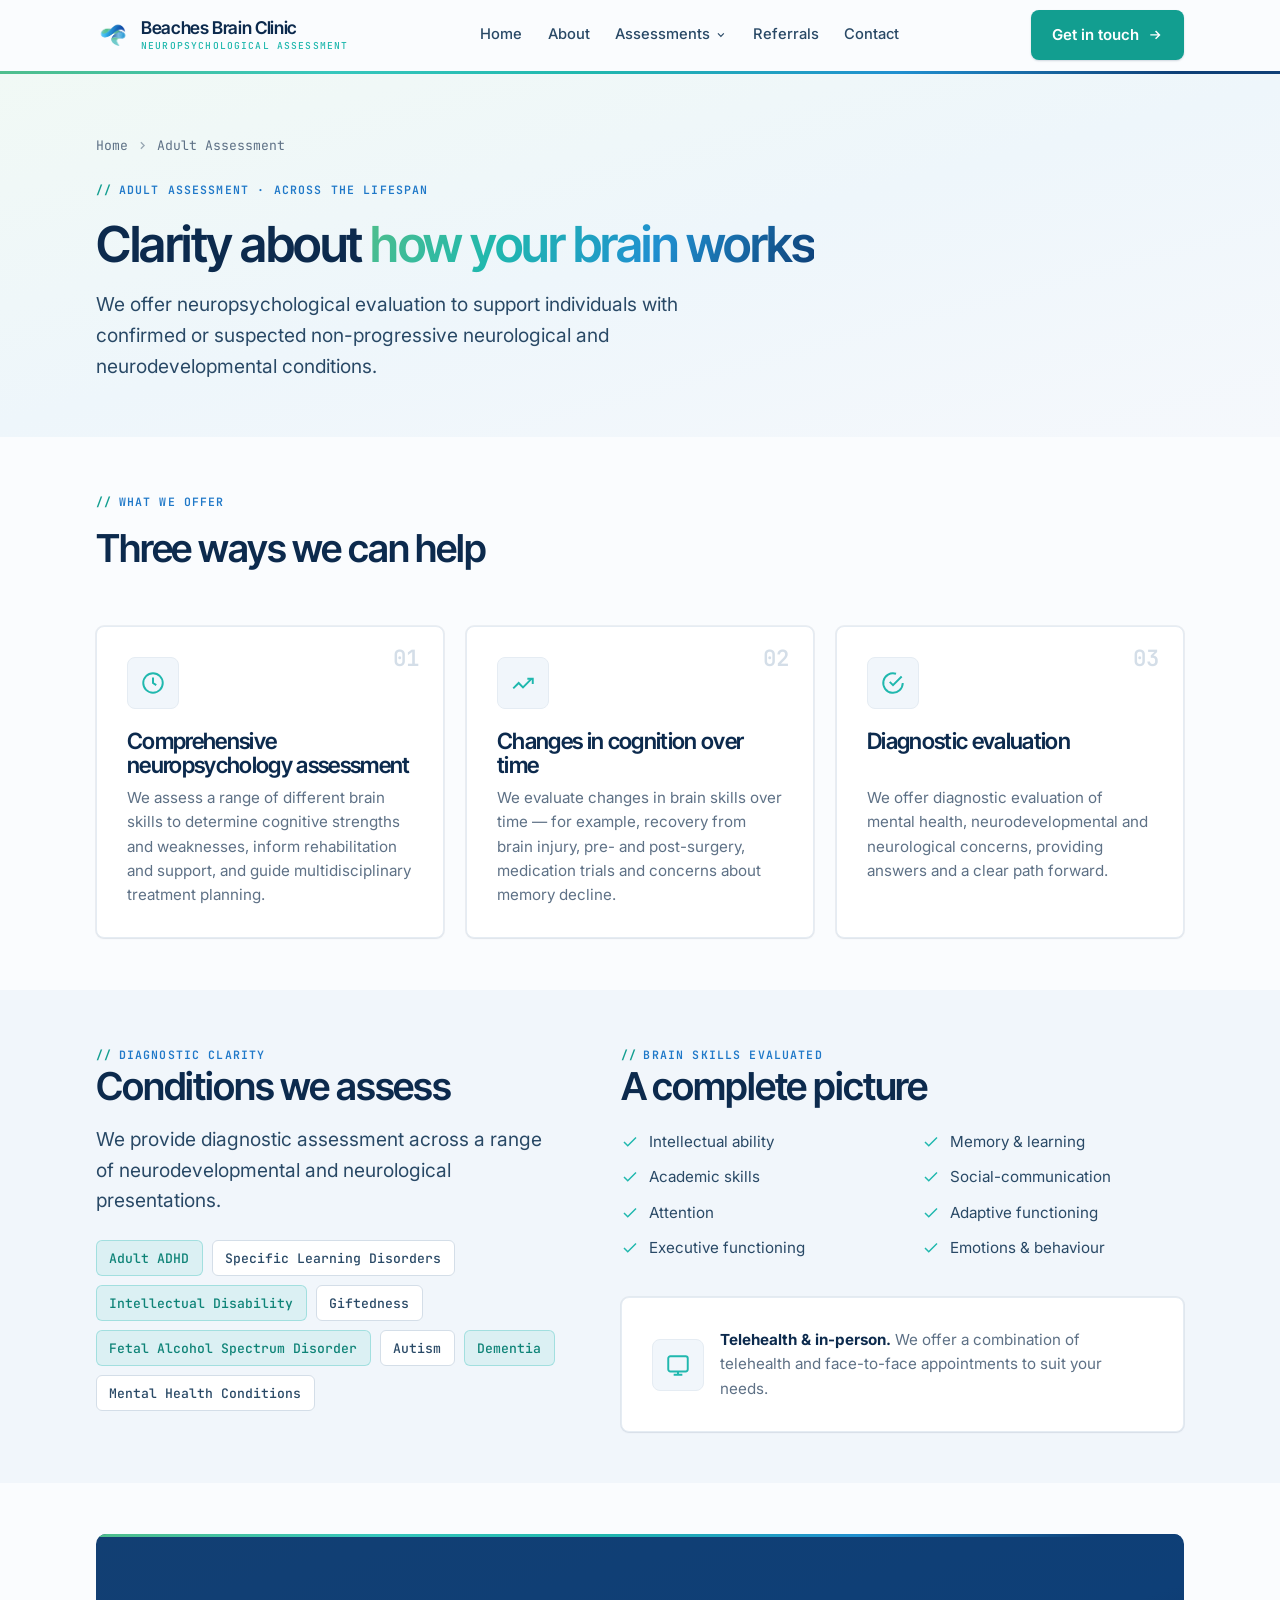
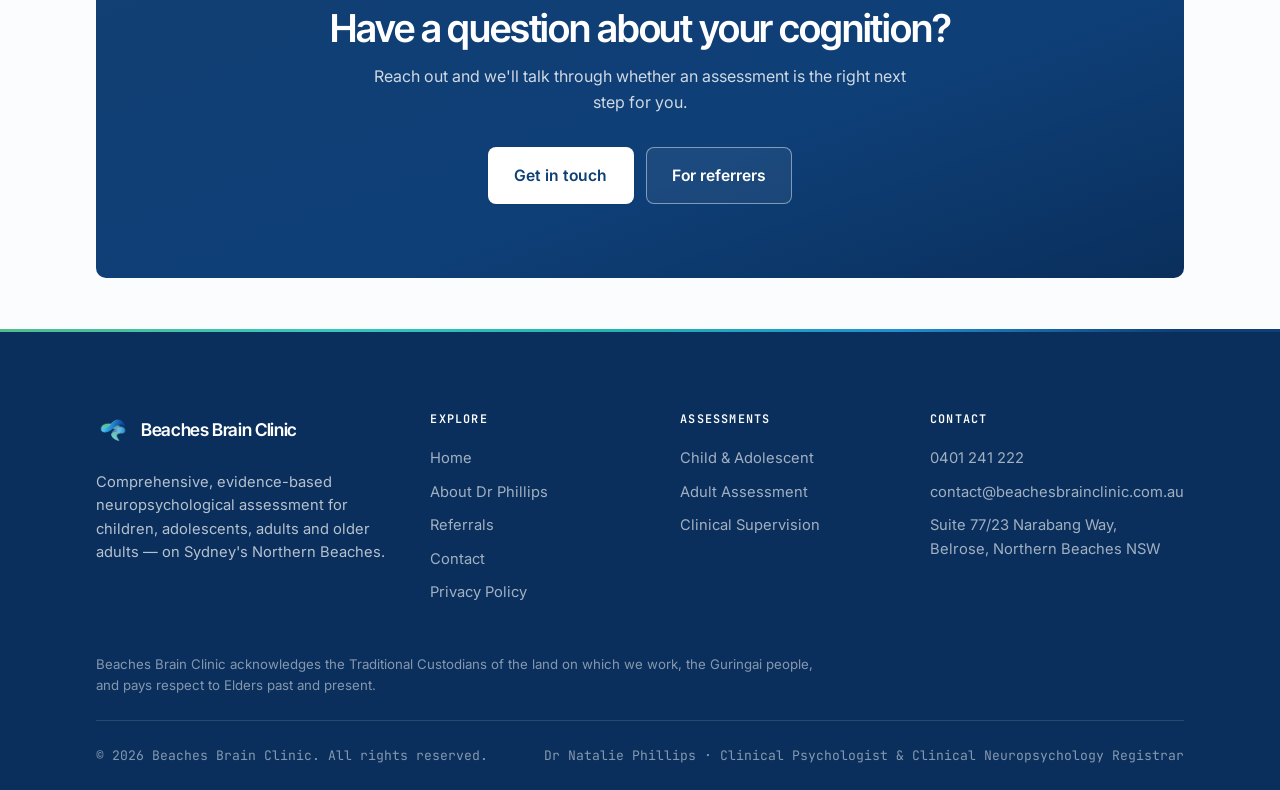
<file: adult-assessment.html>
<!DOCTYPE html>
<html lang="en-AU">

<head>
  <meta charset="UTF-8" />
  <meta name="viewport" content="width=device-width, initial-scale=1.0" />
  <title>Adult Assessment | Beaches Brain Clinic</title>
  <meta name="description"
    content="Neuropsychological evaluation for adults — diagnosis, change over time, and rehabilitation planning. Belrose, Northern Beaches." />
  <meta name="theme-color" content="#0C2A4D" />
  <link rel="canonical" href="https://beachesbrainclinic.com.au/adult-assessment" />
  <link rel="icon" href="assets/img/favicon.ico" sizes="any" />
  <link rel="icon" type="image/png" href="assets/img/favicon-32.png" sizes="32x32" />
  <link rel="apple-touch-icon" href="assets/img/apple-touch-icon.png" />
  <link rel="preconnect" href="https://fonts.googleapis.com" />
  <link rel="preconnect" href="https://fonts.gstatic.com" crossorigin />
  <link
    href="https://fonts.googleapis.com/css2?family=Fraunces:ital,opsz,wght@0,9..144,400;0,9..144,500;0,9..144,600;1,9..144,400;1,9..144,500&family=Inter:wght@400;500;600;700&display=swap"
    rel="stylesheet" />
  <link rel="stylesheet" href="assets/css/styles.css?v=20261111" />
</head>

<body>

  <header class="site-header">
    <div class="wrap nav">
      <a class="brand" href="./" aria-label="Beaches Brain Clinic — home">
        <img src="assets/img/logo.png" alt="" width="38" height="38" />
        <span class="brand-name">Beaches Brain Clinic<span>Neuropsychological Assessment</span></span>
      </a>
      <nav class="nav-links" aria-label="Primary">
        <a href="./">Home</a>
        <a href="about">About</a>
        <div class="has-dropdown">
          <button type="button" aria-haspopup="true">Assessments
            <svg viewBox="0 0 24 24" fill="none" stroke="currentColor" stroke-width="2.4" aria-hidden="true">
              <path d="m6 9 6 6 6-6" />
            </svg>
          </button>
          <div class="dropdown" role="menu">
            <a href="child-assessment" role="menuitem"><strong>Child &amp; Adolescent</strong><small>Ages 3 and
                over</small></a>
            <a href="adult-assessment" role="menuitem"><strong>Adult Assessment</strong><small>Across the
                lifespan</small></a>
          </div>
        </div>
        <a href="referrals">Referrals</a>
        <a href="./#contact">Contact</a>
      </nav>
      <div class="nav-cta">
        <a class="btn btn-primary" href="./#contact"><span class="btn-text-desktop">Get in touch</span>
          <svg viewBox="0 0 24 24" fill="none" stroke="currentColor" stroke-width="2.2" aria-hidden="true">
            <path d="M5 12h14m-6-6 6 6-6 6" />
          </svg></a>
        <button class="menu-toggle" aria-label="Open menu" aria-expanded="false">
          <svg viewBox="0 0 24 24" fill="none" stroke="currentColor" stroke-width="2.2" aria-hidden="true">
            <path d="M3 6h18M3 12h18M3 18h18" />
          </svg>
        </button>
      </div>
    </div>
  </header>

  <div class="mobile-nav" aria-label="Mobile">
    <div class="mobile-nav-top">
      <a class="brand" href="./"><img src="assets/img/logo.png" alt="" width="36" height="36" /><span
          class="brand-name">Beaches Brain Clinic</span></a>
      <button class="menu-toggle mobile-nav-close" aria-label="Close menu"><svg viewBox="0 0 24 24" fill="none"
          stroke="currentColor" stroke-width="2.2" aria-hidden="true">
          <path d="M6 6l12 12M18 6 6 18" />
        </svg></button>
    </div>
    <a href="./">Home</a>
    <a href="about">About Dr Phillips</a>
    <a href="child-assessment" class="sub">Child &amp; Adolescent Assessment</a>
    <a href="adult-assessment" class="sub">Adult Assessment</a>
    <a href="referrals">Referrals</a>
    <a href="./#contact">Contact</a>
    <a class="btn btn-primary" href="./#contact">Get in touch</a>
  </div>

  <main>

    <!-- PAGE HERO -->
    <section class="page-hero">
      <div class="aurora" aria-hidden="true"><span class="a1"></span><span class="a2"></span><span class="a3"></span>
      </div>
      <div class="wrap">
        <nav class="breadcrumb reveal" aria-label="Breadcrumb">
          <a href="./">Home</a>
          <svg viewBox="0 0 24 24" fill="none" stroke="currentColor" stroke-width="2.4" aria-hidden="true">
            <path d="m9 18 6-6-6-6" />
          </svg>
          <span>Adult Assessment</span>
        </nav>
        <span class="eyebrow reveal">Adult Assessment · Across the lifespan</span>
        <h1 class="h1 reveal" data-d="1" style="margin-top:16px">Clarity about <span class="grad-text">how your brain
            works</span></h1>
        <p class="lead reveal" data-d="2">We offer neuropsychological evaluation to support individuals with confirmed
          or suspected non-progressive neurological and neurodevelopmental conditions.</p>
      </div>
    </section>

    <!-- WHAT WE OFFER -->
    <section class="section">
      <div class="wrap">
        <div class="section-head reveal">
          <span class="eyebrow">What we offer</span>
          <h2 class="h2">Three ways we can help</h2>
        </div>
        <div class="grid grid-3 cards-balance">
          <div class="card reveal">
            <span class="card-num">01</span>
            <div class="card-icon"><svg viewBox="0 0 24 24" fill="none" stroke="currentColor" stroke-width="1.8"
                aria-hidden="true">
                <circle cx="12" cy="12" r="9" />
                <path d="M12 7v5l3 2" />
              </svg></div>
            <h3 class="h3">Comprehensive neuropsychology assessment</h3>
            <p>We assess a range of different brain skills to determine cognitive strengths and weaknesses, inform
              rehabilitation and support, and guide multidisciplinary treatment planning.</p>
          </div>
          <div class="card reveal" data-d="1">
            <span class="card-num">02</span>
            <div class="card-icon"><svg viewBox="0 0 24 24" fill="none" stroke="currentColor" stroke-width="1.8"
                aria-hidden="true">
                <path d="M3 17l5-5 4 4 8-8" />
                <path d="M16 8h5v5" />
              </svg></div>
            <h3 class="h3">Changes in cognition over time</h3>
            <p>We evaluate changes in brain skills over time — for example, recovery from brain injury, pre- and
              post-surgery, medication trials and concerns about memory decline.</p>
          </div>
          <div class="card reveal" data-d="2">
            <span class="card-num">03</span>
            <div class="card-icon"><svg viewBox="0 0 24 24" fill="none" stroke="currentColor" stroke-width="1.8"
                aria-hidden="true">
                <path d="M9 11l3 3 8-8" />
                <path d="M21 12a9 9 0 1 1-6.2-8.5" />
              </svg></div>
            <h3 class="h3">Diagnostic evaluation</h3>
            <p>We offer diagnostic evaluation of mental health, neurodevelopmental and neurological concerns, providing
              answers and a
              clear path forward.</p>
          </div>
        </div>
      </div>
    </section>

    <!-- CONDITIONS + SKILLS -->
    <section class="section bg-paper-2">
      <div class="wrap about-grid" style="align-items:start">
        <div class="reveal">
          <span class="eyebrow">Diagnostic clarity</span>
          <h2 class="h2">Conditions we assess</h2>
          <p class="lead" style="margin-top:16px">We provide diagnostic assessment across a range of neurodevelopmental
            and neurological presentations.</p>
          <div class="chips" style="margin-top:24px">
            <span class="chip solid">Adult ADHD</span>
            <span class="chip">Specific Learning Disorders</span>
            <span class="chip solid">Intellectual Disability</span>
            <span class="chip">Giftedness</span>
            <span class="chip solid">Fetal Alcohol Spectrum Disorder</span>
            <span class="chip">Autism</span>
            <span class="chip solid">Dementia</span>
            <span class="chip">Mental Health Conditions</span>
          </div>
        </div>
        <div class="reveal" data-d="1">
          <span class="eyebrow">Brain skills evaluated</span>
          <h2 class="h2">A complete picture</h2>
          <ul class="split-list" style="margin-top:22px">
            <li><svg viewBox="0 0 24 24" fill="none" stroke="currentColor" stroke-width="2" aria-hidden="true">
                <path d="M20 6 9 17l-5-5" />
              </svg>Intellectual ability</li>
            <li><svg viewBox="0 0 24 24" fill="none" stroke="currentColor" stroke-width="2" aria-hidden="true">
                <path d="M20 6 9 17l-5-5" />
              </svg>Academic skills</li>
            <li><svg viewBox="0 0 24 24" fill="none" stroke="currentColor" stroke-width="2" aria-hidden="true">
                <path d="M20 6 9 17l-5-5" />
              </svg>Attention</li>
            <li><svg viewBox="0 0 24 24" fill="none" stroke="currentColor" stroke-width="2" aria-hidden="true">
                <path d="M20 6 9 17l-5-5" />
              </svg>Executive functioning</li>
            <li><svg viewBox="0 0 24 24" fill="none" stroke="currentColor" stroke-width="2" aria-hidden="true">
                <path d="M20 6 9 17l-5-5" />
              </svg>Memory &amp; learning</li>
            <li><svg viewBox="0 0 24 24" fill="none" stroke="currentColor" stroke-width="2" aria-hidden="true">
                <path d="M20 6 9 17l-5-5" />
              </svg>Social-communication</li>
            <li><svg viewBox="0 0 24 24" fill="none" stroke="currentColor" stroke-width="2" aria-hidden="true">
                <path d="M20 6 9 17l-5-5" />
              </svg>Adaptive functioning</li>
            <li><svg viewBox="0 0 24 24" fill="none" stroke="currentColor" stroke-width="2" aria-hidden="true">
                <path d="M20 6 9 17l-5-5" />
              </svg>Emotions &amp; behaviour</li>
          </ul>
          <div class="card" style="margin-top:26px;display:flex;gap:16px;align-items:center">
            <div class="card-icon" style="margin:0;flex:none"><svg viewBox="0 0 24 24" fill="none" stroke="currentColor"
                stroke-width="1.8" aria-hidden="true">
                <rect x="3" y="4" width="18" height="14" rx="2" />
                <path d="M8 21h8M12 18v3" />
              </svg></div>
            <p style="margin:0"><b style="color:var(--ink)">Telehealth &amp; in-person.</b> We offer a combination of
              telehealth and face-to-face appointments to suit your needs.</p>
          </div>
        </div>
      </div>
    </section>

    <!-- CTA -->
    <section class="section cta-band">
      <div class="wrap">
        <div class="inner reveal">
          <h2 class="h2">Have a question about your cognition?</h2>
          <p>Reach out and we'll talk through whether an assessment is the right next step for you.</p>
          <div class="hero-actions">
            <a class="btn btn-light btn-lg" href="./#contact">Get in touch</a>
            <a class="btn btn-outline-light btn-lg" href="referrals">For referrers</a>
          </div>
        </div>
      </div>
    </section>

  </main>

  <footer class="site-footer">
    <div class="wrap">
      <div class="footer-grid">
        <div class="footer-about">
          <a class="brand" href="./"><img src="assets/img/logo.png" alt="" width="40" height="40" /><span
              class="brand-name">Beaches Brain Clinic</span></a>
          <p>Comprehensive, evidence-based neuropsychological assessment for children, adolescents, adults and older adults
            — on Sydney's Northern Beaches.</p>
        </div>
        <div class="footer-col">
          <h4>Explore</h4>
          <a href="./">Home</a><a href="about">About Dr Phillips</a><a
            href="referrals">Referrals</a><a href="./#contact">Contact</a><a href="privacy">Privacy
            Policy</a>
        </div>
        <div class="footer-col">
          <h4>Assessments</h4>
          <a href="child-assessment">Child &amp; Adolescent</a><a href="adult-assessment">Adult
            Assessment</a><a href="./#services">Clinical Supervision</a>
        </div>
        <div class="footer-col">
          <h4>Contact</h4>
          <a href="tel:+61401241222">0401 241 222</a><a
            href="mailto:contact@beachesbrainclinic.com.au">contact@beachesbrainclinic.com.au</a>
          <p>Suite 77/23 Narabang Way,<br />Belrose, Northern Beaches NSW</p>
        </div>
      </div>
      <p class="ack">Beaches Brain Clinic acknowledges the Traditional Custodians of the land on which we work, the
        Guringai people, and pays respect to Elders past and present.</p>
      <div class="footer-bottom">
        <span>© <span class="js-year">2026</span> Beaches Brain Clinic. All rights reserved.</span>
        <span>Dr Natalie Phillips · Clinical Psychologist &amp; Clinical Neuropsychology Registrar</span>
      </div>
    </div>
  </footer>

  <script src="assets/js/main.js?v=20261111"></script>
</body>

</html>
</file>
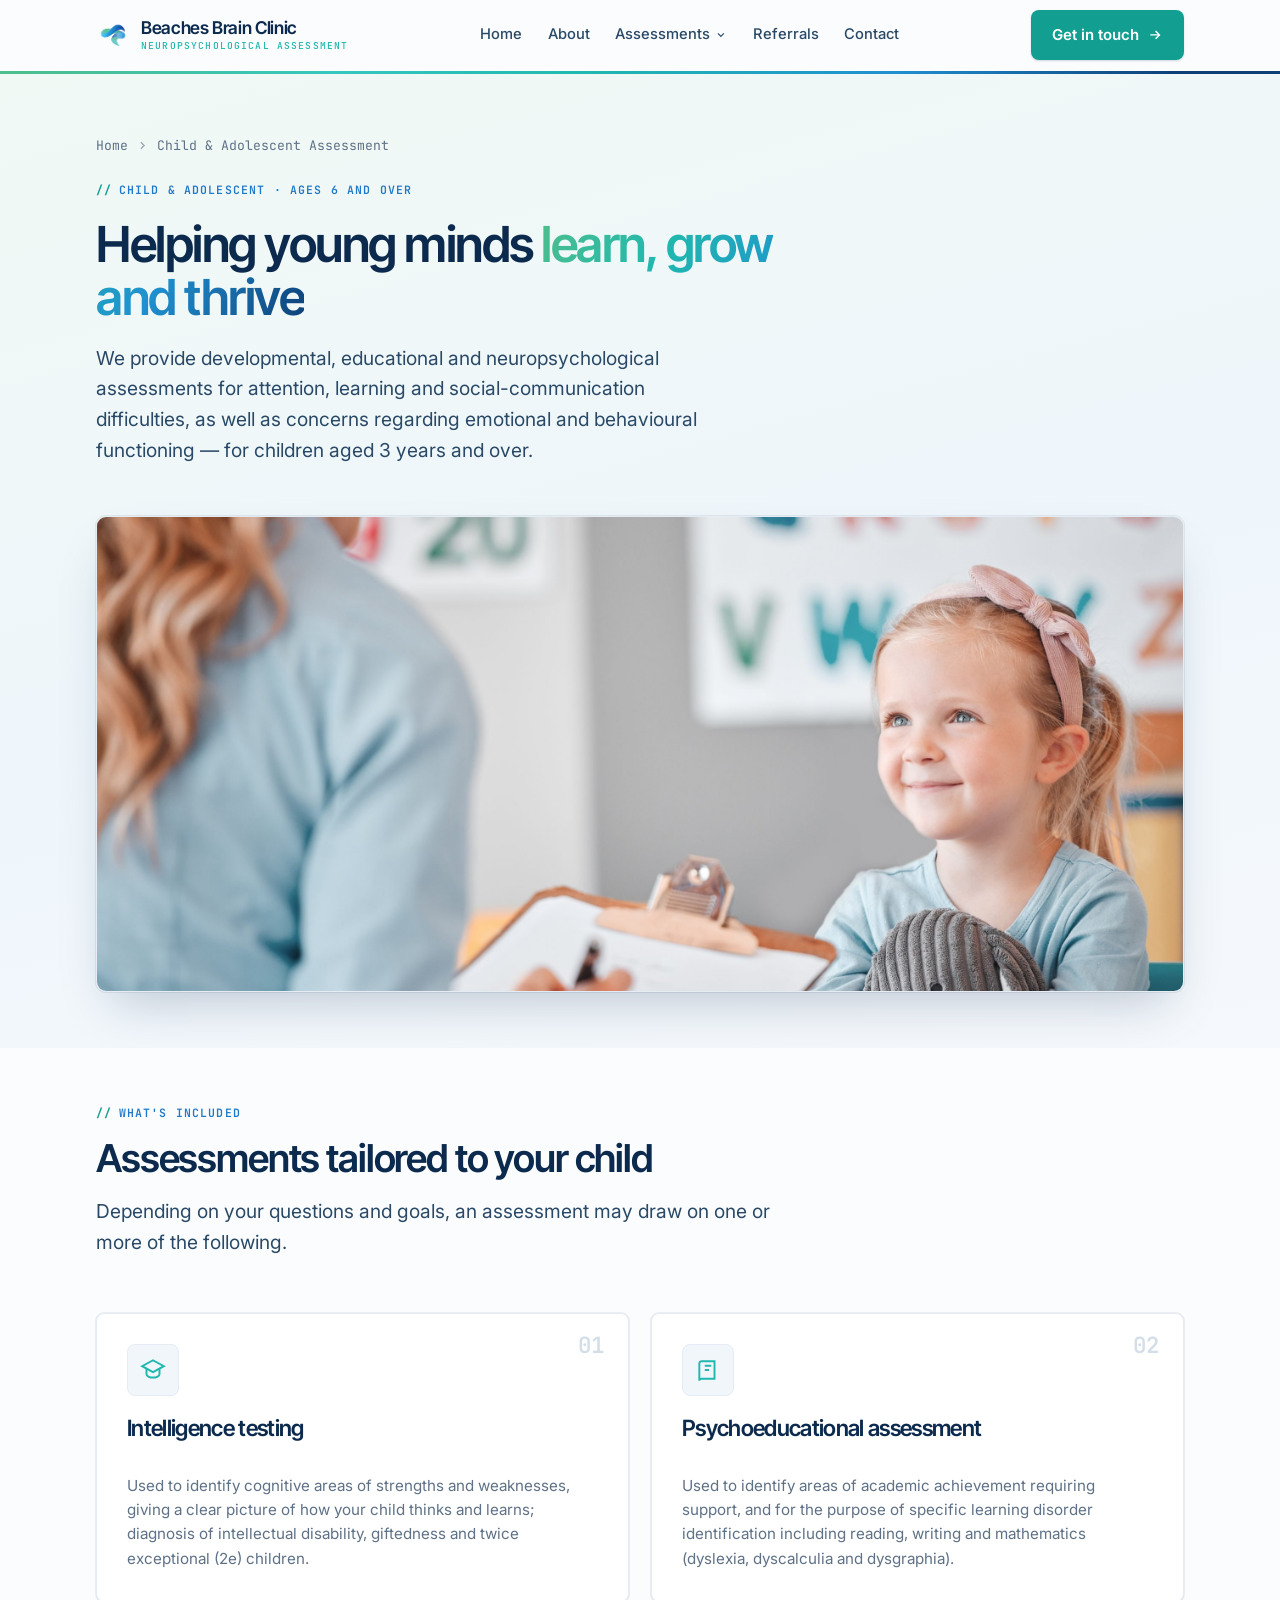
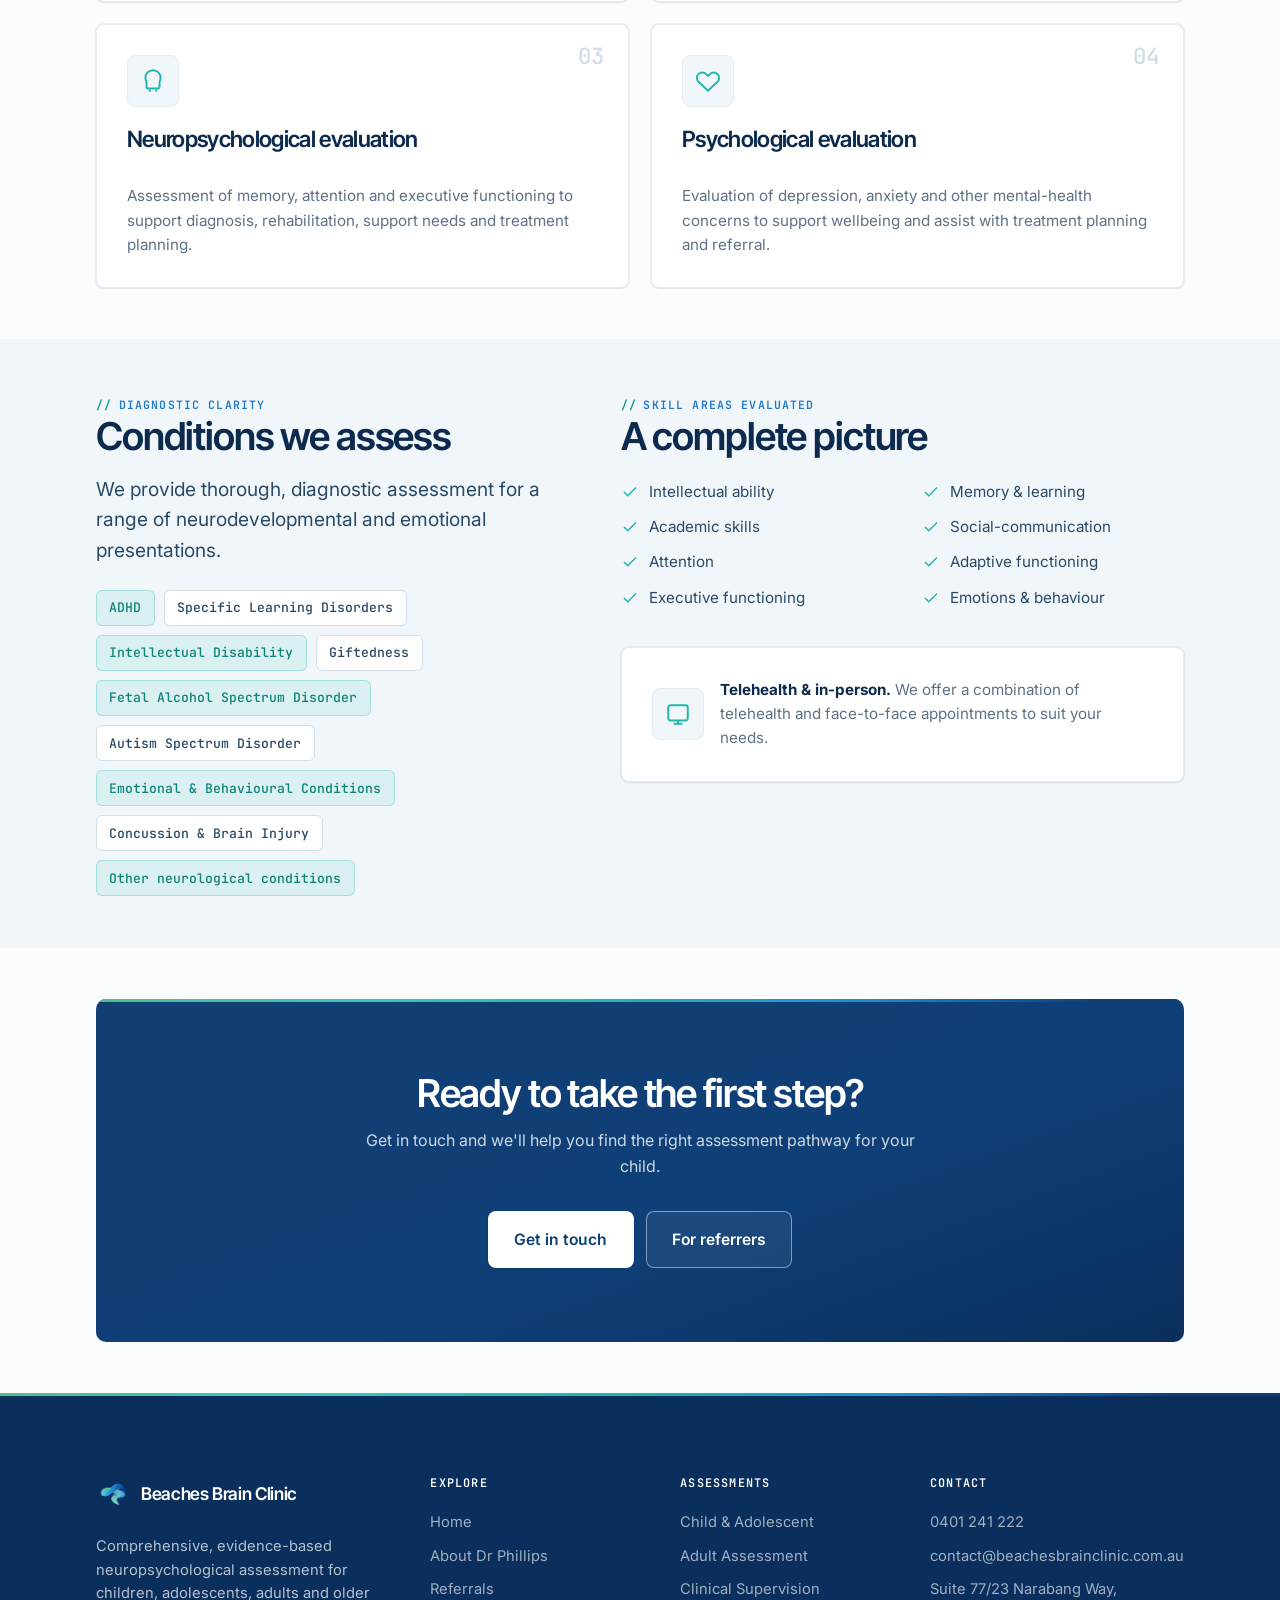
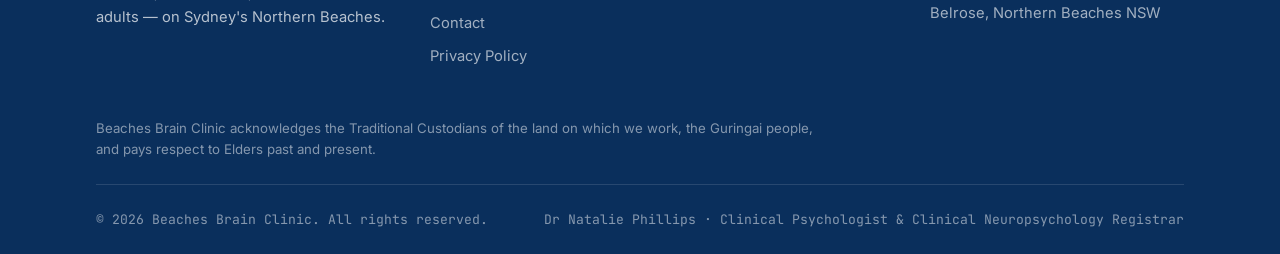
<file: child-assessment.html>
<!DOCTYPE html>
<html lang="en-AU">

<head>
  <meta charset="UTF-8" />
  <meta name="viewport" content="width=device-width, initial-scale=1.0" />
  <title>Child &amp; Adolescent Assessment | Beaches Brain Clinic</title>
  <meta name="description"
    content="Developmental, psychoeducational and neuropsychological assessment for children and adolescents aged 6+ — attention, learning, social-communication, emotional and behavioural functioning. Belrose, Northern Beaches." />
  <meta name="theme-color" content="#0C2A4D" />
  <link rel="canonical" href="https://beachesbrainclinic.com.au/child-assessment" />
  <link rel="icon" href="assets/img/favicon.ico" sizes="any" />
  <link rel="icon" type="image/png" href="assets/img/favicon-32.png" sizes="32x32" />
  <link rel="apple-touch-icon" href="assets/img/apple-touch-icon.png" />
  <link rel="preconnect" href="https://fonts.googleapis.com" />
  <link rel="preconnect" href="https://fonts.gstatic.com" crossorigin />
  <link
    href="https://fonts.googleapis.com/css2?family=Fraunces:ital,opsz,wght@0,9..144,400;0,9..144,500;0,9..144,600;1,9..144,400;1,9..144,500&family=Inter:wght@400;500;600;700&display=swap"
    rel="stylesheet" />
  <link rel="stylesheet" href="assets/css/styles.css?v=20261111" />
</head>

<body>

  <header class="site-header">
    <div class="wrap nav">
      <a class="brand" href="./" aria-label="Beaches Brain Clinic — home">
        <img src="assets/img/logo.png" alt="" width="38" height="38" />
        <span class="brand-name">Beaches Brain Clinic<span>Neuropsychological Assessment</span></span>
      </a>
      <nav class="nav-links" aria-label="Primary">
        <a href="./">Home</a>
        <a href="about">About</a>
        <div class="has-dropdown">
          <button type="button" aria-haspopup="true">Assessments
            <svg viewBox="0 0 24 24" fill="none" stroke="currentColor" stroke-width="2.4" aria-hidden="true">
              <path d="m6 9 6 6 6-6" />
            </svg>
          </button>
          <div class="dropdown" role="menu">
            <a href="child-assessment" role="menuitem"><strong>Child &amp; Adolescent</strong><small>Ages 3 and
                over</small></a>
            <a href="adult-assessment" role="menuitem"><strong>Adult Assessment</strong><small>Across the
                lifespan</small></a>
          </div>
        </div>
        <a href="referrals">Referrals</a>
        <a href="./#contact">Contact</a>
      </nav>
      <div class="nav-cta">
        <a class="btn btn-primary" href="./#contact"><span class="btn-text-desktop">Get in touch</span>
          <svg viewBox="0 0 24 24" fill="none" stroke="currentColor" stroke-width="2.2" aria-hidden="true">
            <path d="M5 12h14m-6-6 6 6-6 6" />
          </svg></a>
        <button class="menu-toggle" aria-label="Open menu" aria-expanded="false">
          <svg viewBox="0 0 24 24" fill="none" stroke="currentColor" stroke-width="2.2" aria-hidden="true">
            <path d="M3 6h18M3 12h18M3 18h18" />
          </svg>
        </button>
      </div>
    </div>
  </header>

  <div class="mobile-nav" aria-label="Mobile">
    <div class="mobile-nav-top">
      <a class="brand" href="./"><img src="assets/img/logo.png" alt="" width="36" height="36" /><span
          class="brand-name">Beaches Brain Clinic</span></a>
      <button class="menu-toggle mobile-nav-close" aria-label="Close menu"><svg viewBox="0 0 24 24" fill="none"
          stroke="currentColor" stroke-width="2.2" aria-hidden="true">
          <path d="M6 6l12 12M18 6 6 18" />
        </svg></button>
    </div>
    <a href="./">Home</a>
    <a href="about">About Dr Phillips</a>
    <a href="child-assessment" class="sub">Child &amp; Adolescent Assessment</a>
    <a href="adult-assessment" class="sub">Adult Assessment</a>
    <a href="referrals">Referrals</a>
    <a href="./#contact">Contact</a>
    <a class="btn btn-primary" href="./#contact">Get in touch</a>
  </div>

  <main>

    <!-- PAGE HERO -->
    <section class="page-hero">
      <div class="aurora" aria-hidden="true"><span class="a1"></span><span class="a2"></span><span class="a3"></span>
      </div>
      <div class="wrap">
        <nav class="breadcrumb reveal" aria-label="Breadcrumb">
          <a href="./">Home</a>
          <svg viewBox="0 0 24 24" fill="none" stroke="currentColor" stroke-width="2.4" aria-hidden="true">
            <path d="m9 18 6-6-6-6" />
          </svg>
          <span>Child &amp; Adolescent Assessment</span>
        </nav>
        <span class="eyebrow reveal">Child &amp; Adolescent · Ages 6 and over</span>
        <h1 class="h1 reveal" data-d="1" style="margin-top:16px">Helping young minds <span class="grad-text">learn, grow
            and thrive</span></h1>
        <p class="lead reveal" data-d="2">We provide developmental, educational and neuropsychological assessments for
          attention, learning and social-communication difficulties, as well as concerns regarding emotional and
          behavioural functioning — for children aged 3 years and over.</p>
        <div class="page-hero-media reveal" data-d="2">
          <img src="assets/img/child-assessment-1.jpg" alt="A young child smiling during a cognitive assessment session"
            width="1200" height="460" />
        </div>
      </div>
    </section>

    <!-- ASSESSMENT TYPES -->
    <section class="section">
      <div class="wrap">
        <div class="section-head reveal">
          <span class="eyebrow">What's included</span>
          <h2 class="h2">Assessments tailored to your child</h2>
          <p class="lead">Depending on your questions and goals, an assessment may draw on one or more of the following.
          </p>
        </div>
        <div class="grid grid-2 cards-balance">
          <div class="card reveal">
            <span class="card-num">01</span>
            <div class="card-icon"><svg viewBox="0 0 24 24" fill="none" stroke="currentColor" stroke-width="1.8"
                aria-hidden="true">
                <path d="M12 3 2 8.5 12 14l10-5.5L12 3Z" />
                <path d="M6 10.5V16c0 1.4 2.7 3 6 3s6-1.6 6-3v-5.5" />
              </svg></div>
            <h3 class="h3">Intelligence testing</h3>
            <p>Used to identify cognitive areas of strengths and weaknesses, giving a clear picture of how your child
              thinks and learns; diagnosis of intellectual disability, giftedness and twice exceptional (2e) children.
            </p>
          </div>
          <div class="card reveal" data-d="1">
            <span class="card-num">02</span>
            <div class="card-icon"><svg viewBox="0 0 24 24" fill="none" stroke="currentColor" stroke-width="1.8"
                aria-hidden="true">
                <path d="M4 19.5V6a2 2 0 0 1 2-2h12v16H6a2 2 0 0 0-2 2Z" />
                <path d="M9 8h6M9 12h4" />
              </svg></div>
            <h3 class="h3">Psychoeducational assessment</h3>
            <p>Used to identify areas of academic achievement requiring support, and for the purpose of specific
              learning disorder identification including reading, writing and mathematics (dyslexia, dyscalculia and
              dysgraphia).</p>
          </div>
          <div class="card reveal" data-d="2">
            <span class="card-num">03</span>
            <div class="card-icon"><svg viewBox="0 0 24 24" fill="none" stroke="currentColor" stroke-width="1.8"
                aria-hidden="true">
                <path
                  d="M12 2a7 7 0 0 0-7 7c0 2 1 3 1 5v3a2 2 0 0 0 2 2h8a2 2 0 0 0 2-2v-3c0-2 1-3 1-5a7 7 0 0 0-7-7Z" />
                <path d="M9 22v-2m6 2v-2" />
              </svg></div>
            <h3 class="h3">Neuropsychological evaluation</h3>
            <p>Assessment of memory, attention and executive functioning to support diagnosis, rehabilitation, support
              needs and treatment planning.</p>
          </div>
          <div class="card reveal" data-d="3">
            <span class="card-num">04</span>
            <div class="card-icon"><svg viewBox="0 0 24 24" fill="none" stroke="currentColor" stroke-width="1.8"
                aria-hidden="true">
                <path d="M20.8 5.6a5 5 0 0 0-7.1 0L12 7.3l-1.7-1.7a5 5 0 1 0-7.1 7.1L12 21l8.8-8.3a5 5 0 0 0 0-7.1Z" />
              </svg></div>
            <h3 class="h3">Psychological evaluation</h3>
            <p>Evaluation of depression, anxiety and other mental-health concerns to support wellbeing and assist with
              treatment planning and referral.</p>
          </div>
        </div>
      </div>
    </section>

    <!-- CONDITIONS + SKILLS -->
    <section class="section bg-paper-2">
      <div class="wrap about-grid" style="align-items:start">
        <div class="reveal">
          <span class="eyebrow">Diagnostic clarity</span>
          <h2 class="h2">Conditions we assess</h2>
          <p class="lead" style="margin-top:16px">We provide thorough, diagnostic assessment for a range of
            neurodevelopmental and emotional presentations.</p>
          <div class="chips" style="margin-top:24px">
            <span class="chip solid">ADHD</span>
            <span class="chip">Specific Learning Disorders</span>
            <span class="chip solid">Intellectual Disability</span>
            <span class="chip">Giftedness</span>
            <span class="chip solid">Fetal Alcohol Spectrum Disorder</span>
            <span class="chip">Autism Spectrum Disorder</span>
            <span class="chip solid">Emotional &amp; Behavioural Conditions</span>
            <span class="chip">Concussion &amp; Brain Injury</span>
            <span class="chip solid">Other neurological conditions</span>
          </div>
        </div>
        <div class="reveal" data-d="1">
          <span class="eyebrow">Skill areas evaluated</span>
          <h2 class="h2">A complete picture</h2>
          <ul class="split-list" style="margin-top:22px">
            <li><svg viewBox="0 0 24 24" fill="none" stroke="currentColor" stroke-width="2" aria-hidden="true">
                <path d="M20 6 9 17l-5-5" />
              </svg>Intellectual ability</li>
            <li><svg viewBox="0 0 24 24" fill="none" stroke="currentColor" stroke-width="2" aria-hidden="true">
                <path d="M20 6 9 17l-5-5" />
              </svg>Academic skills</li>
            <li><svg viewBox="0 0 24 24" fill="none" stroke="currentColor" stroke-width="2" aria-hidden="true">
                <path d="M20 6 9 17l-5-5" />
              </svg>Attention</li>
            <li><svg viewBox="0 0 24 24" fill="none" stroke="currentColor" stroke-width="2" aria-hidden="true">
                <path d="M20 6 9 17l-5-5" />
              </svg>Executive functioning</li>
            <li><svg viewBox="0 0 24 24" fill="none" stroke="currentColor" stroke-width="2" aria-hidden="true">
                <path d="M20 6 9 17l-5-5" />
              </svg>Memory &amp; learning</li>
            <li><svg viewBox="0 0 24 24" fill="none" stroke="currentColor" stroke-width="2" aria-hidden="true">
                <path d="M20 6 9 17l-5-5" />
              </svg>Social-communication</li>
            <li><svg viewBox="0 0 24 24" fill="none" stroke="currentColor" stroke-width="2" aria-hidden="true">
                <path d="M20 6 9 17l-5-5" />
              </svg>Adaptive functioning</li>
            <li><svg viewBox="0 0 24 24" fill="none" stroke="currentColor" stroke-width="2" aria-hidden="true">
                <path d="M20 6 9 17l-5-5" />
              </svg>Emotions &amp; behaviour</li>
          </ul>
          <div class="card" style="margin-top:26px;display:flex;gap:16px;align-items:center">
            <div class="card-icon" style="margin:0;flex:none"><svg viewBox="0 0 24 24" fill="none" stroke="currentColor"
                stroke-width="1.8" aria-hidden="true">
                <rect x="3" y="4" width="18" height="14" rx="2" />
                <path d="M8 21h8M12 18v3" />
              </svg></div>
            <p style="margin:0"><b style="color:var(--ink)">Telehealth &amp; in-person.</b> We offer a combination of
              telehealth and face-to-face appointments to suit your needs.</p>
          </div>
        </div>
      </div>
    </section>

    <!-- CTA -->
    <section class="section cta-band">
      <div class="wrap">
        <div class="inner reveal">
          <h2 class="h2">Ready to take the first step?</h2>
          <p>Get in touch and we'll help you find the right assessment pathway for your child.</p>
          <div class="hero-actions">
            <a class="btn btn-light btn-lg" href="./#contact">Get in touch</a>
            <a class="btn btn-outline-light btn-lg" href="referrals">For referrers</a>
          </div>
        </div>
      </div>
    </section>

  </main>

  <footer class="site-footer">
    <div class="wrap">
      <div class="footer-grid">
        <div class="footer-about">
          <a class="brand" href="./"><img src="assets/img/logo.png" alt="" width="40" height="40" /><span
              class="brand-name">Beaches Brain Clinic</span></a>
          <p>Comprehensive, evidence-based neuropsychological assessment for children, adolescents, adults and older adults
            — on Sydney's Northern Beaches.</p>
        </div>
        <div class="footer-col">
          <h4>Explore</h4>
          <a href="./">Home</a><a href="about">About Dr Phillips</a><a
            href="referrals">Referrals</a><a href="./#contact">Contact</a><a href="privacy">Privacy
            Policy</a>
        </div>
        <div class="footer-col">
          <h4>Assessments</h4>
          <a href="child-assessment">Child &amp; Adolescent</a><a href="adult-assessment">Adult
            Assessment</a><a href="./#services">Clinical Supervision</a>
        </div>
        <div class="footer-col">
          <h4>Contact</h4>
          <a href="tel:+61401241222">0401 241 222</a><a
            href="mailto:contact@beachesbrainclinic.com.au">contact@beachesbrainclinic.com.au</a>
          <p>Suite 77/23 Narabang Way,<br />Belrose, Northern Beaches NSW</p>
        </div>
      </div>
      <p class="ack">Beaches Brain Clinic acknowledges the Traditional Custodians of the land on which we work, the
        Guringai people, and pays respect to Elders past and present.</p>
      <div class="footer-bottom">
        <span>© <span class="js-year">2026</span> Beaches Brain Clinic. All rights reserved.</span>
        <span>Dr Natalie Phillips · Clinical Psychologist &amp; Clinical Neuropsychology Registrar</span>
      </div>
    </div>
  </footer>

  <script src="assets/js/main.js?v=20261111"></script>
</body>

</html>
</file>
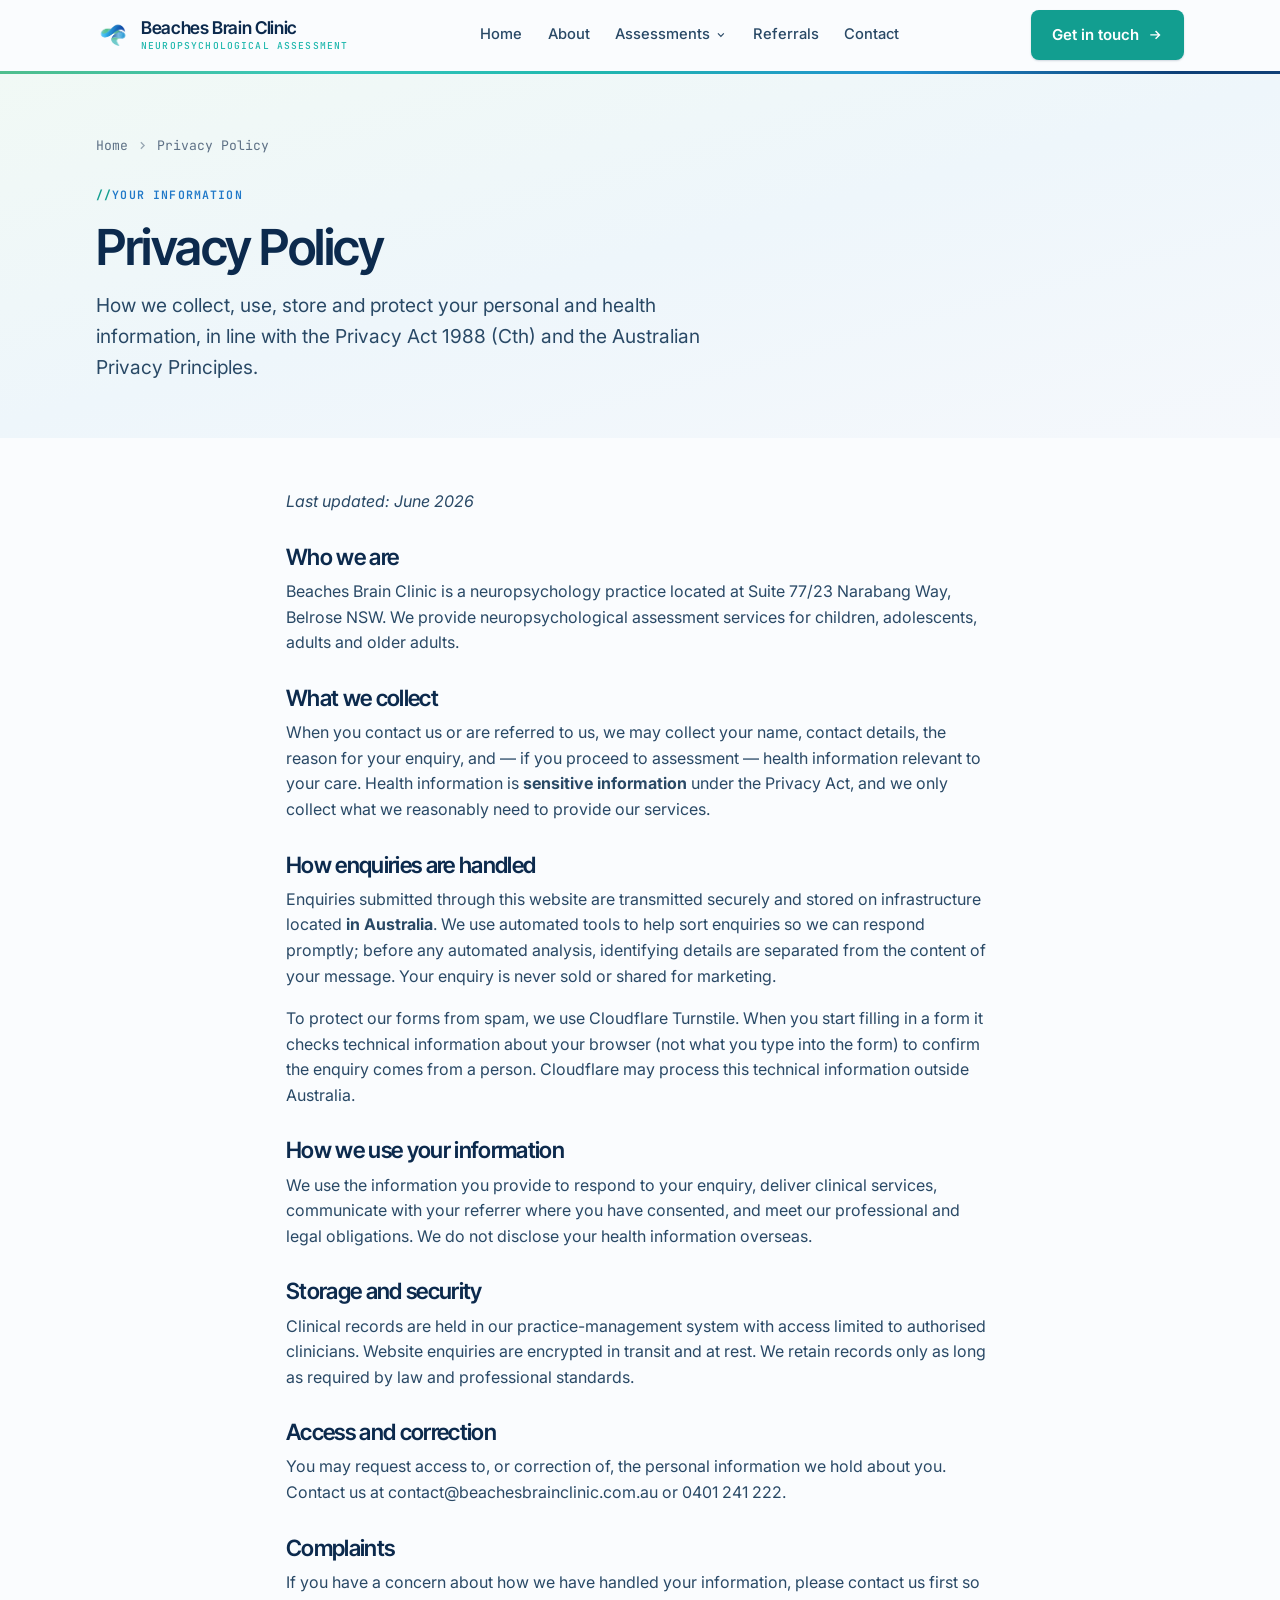
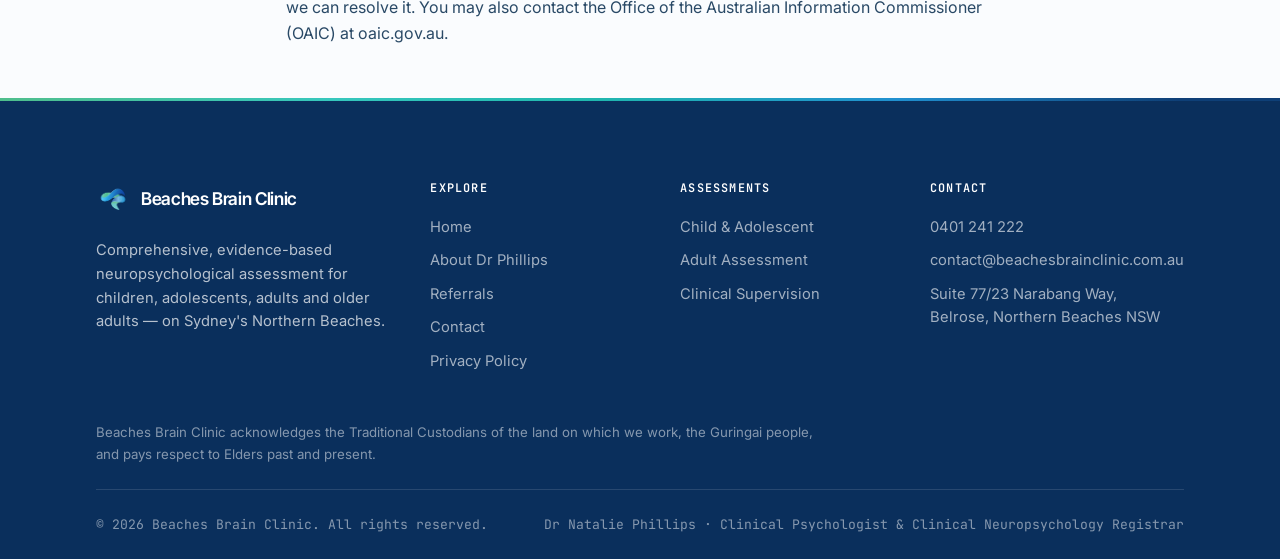
<file: privacy.html>
<!DOCTYPE html>
<html lang="en-AU">

<head>
  <meta charset="UTF-8" />
  <meta name="viewport" content="width=device-width, initial-scale=1.0" />
  <title>Privacy Policy | Beaches Brain Clinic</title>
  <meta name="description"
    content="How Beaches Brain Clinic collects, uses, stores and protects your personal and health information, in line with the Australian Privacy Principles." />
  <meta name="theme-color" content="#0C2A4D" />
  <link rel="canonical" href="https://beachesbrainclinic.com.au/privacy" />
  <link rel="icon" href="assets/img/favicon.ico" sizes="any" />
  <link rel="icon" type="image/png" href="assets/img/favicon-32.png" sizes="32x32" />
  <link rel="apple-touch-icon" href="assets/img/apple-touch-icon.png" />
  <link rel="preconnect" href="https://fonts.googleapis.com" />
  <link rel="preconnect" href="https://fonts.gstatic.com" crossorigin />
  <link
    href="https://fonts.googleapis.com/css2?family=Fraunces:ital,opsz,wght@0,9..144,400;0,9..144,500;0,9..144,600;1,9..144,400;1,9..144,500&family=Inter:wght@400;500;600;700&display=swap"
    rel="stylesheet" />
  <link rel="stylesheet" href="assets/css/styles.css?v=20261111" />
</head>

<body>

  <header class="site-header">
    <div class="wrap nav">
      <a class="brand" href="./" aria-label="Beaches Brain Clinic — home">
        <img src="assets/img/logo.png" alt="" width="38" height="38" />
        <span class="brand-name">Beaches Brain Clinic<span>Neuropsychological Assessment</span></span>
      </a>
      <nav class="nav-links" aria-label="Primary">
        <a href="./">Home</a>
        <a href="about">About</a>
        <div class="has-dropdown">
          <button type="button" aria-haspopup="true">Assessments
            <svg viewBox="0 0 24 24" fill="none" stroke="currentColor" stroke-width="2.4" aria-hidden="true">
              <path d="m6 9 6 6 6-6" />
            </svg>
          </button>
          <div class="dropdown" role="menu">
            <a href="child-assessment" role="menuitem"><strong>Child &amp; Adolescent</strong><small>Ages 3 and
                over</small></a>
            <a href="adult-assessment" role="menuitem"><strong>Adult Assessment</strong><small>Across the
                lifespan</small></a>
          </div>
        </div>
        <a href="referrals">Referrals</a>
        <a href="./#contact">Contact</a>
      </nav>
      <div class="nav-cta">
        <a class="btn btn-primary" href="./#contact"><span class="btn-text-desktop">Get in touch</span>
          <svg viewBox="0 0 24 24" fill="none" stroke="currentColor" stroke-width="2.2" aria-hidden="true">
            <path d="M5 12h14m-6-6 6 6-6 6" />
          </svg></a>
        <button class="menu-toggle" aria-label="Open menu" aria-expanded="false">
          <svg viewBox="0 0 24 24" fill="none" stroke="currentColor" stroke-width="2.2" aria-hidden="true">
            <path d="M3 6h18M3 12h18M3 18h18" />
          </svg>
        </button>
      </div>
    </div>
  </header>

  <div class="mobile-nav" aria-label="Mobile">
    <div class="mobile-nav-top">
      <a class="brand" href="./"><img src="assets/img/logo.png" alt="" width="36" height="36" /><span
          class="brand-name">Beaches Brain Clinic</span></a>
      <button class="menu-toggle mobile-nav-close" aria-label="Close menu"><svg viewBox="0 0 24 24" fill="none"
          stroke="currentColor" stroke-width="2.2" aria-hidden="true">
          <path d="M6 6l12 12M18 6 6 18" />
        </svg></button>
    </div>
    <a href="./">Home</a>
    <a href="about">About Dr Phillips</a>
    <a href="child-assessment" class="sub">Child &amp; Adolescent Assessment</a>
    <a href="adult-assessment" class="sub">Adult Assessment</a>
    <a href="referrals">Referrals</a>
    <a href="./#contact">Contact</a>
    <a class="btn btn-primary" href="./#contact">Get in touch</a>
  </div>

  <main>

    <section class="page-hero">
      <div class="aurora" aria-hidden="true"><span class="a1"></span><span class="a2"></span><span class="a3"></span>
      </div>
      <div class="wrap">
        <nav class="breadcrumb reveal" aria-label="Breadcrumb">
          <a href="./">Home</a>
          <svg viewBox="0 0 24 24" fill="none" stroke="currentColor" stroke-width="2.4" aria-hidden="true">
            <path d="m9 18 6-6-6-6" />
          </svg>
          <span>Privacy Policy</span>
        </nav>
        <span class="eyebrow" style="margin-top:10px;display:inline-block">Your information</span>
        <h1 class="h1" style="margin-top:14px">Privacy Policy</h1>
        <p class="lead" style="margin-top:16px;max-width:640px">How we collect, use, store and protect your personal and
          health information, in line with the Privacy Act 1988 (Cth) and the Australian Privacy Principles.</p>
      </div>
    </section>

    <!-- DRAFT: placeholder wording assembled for build/testing. MUST be reviewed by a
         privacy lawyer (health collection notices have specific APP requirements)
         before the site goes live. -->
    <section class="section">
      <div class="wrap" style="max-width:820px">
        <div class="prose reveal">
          <p><em>Last updated: June 2026</em></p>

          <h2 class="h3" style="margin:30px 0 10px">Who we are</h2>
          <p>Beaches Brain Clinic is a neuropsychology practice located at Suite 77/23 Narabang Way, Belrose NSW. We
            provide neuropsychological assessment services for children, adolescents, adults and older adults.</p>

          <h2 class="h3" style="margin:30px 0 10px">What we collect</h2>
          <p>When you contact us or are referred to us, we may collect your name, contact details, the reason for your
            enquiry, and — if you proceed to assessment — health information relevant to your care. Health information
            is <b>sensitive information</b> under the Privacy Act, and we only collect what we reasonably need to
            provide our services.</p>

          <h2 class="h3" style="margin:30px 0 10px">How enquiries are handled</h2>
          <p>Enquiries submitted through this website are transmitted securely and stored on infrastructure located
            <b>in Australia</b>. We use automated tools to help sort enquiries so we can respond promptly; before any
            automated analysis, identifying details are separated from the content of your message. Your enquiry is
            never sold or shared for marketing.
          </p>
          <p>To protect our forms from spam, we use Cloudflare Turnstile. When you start filling in a form it checks
            technical information about your browser (not what you type into the form) to confirm the enquiry comes from
            a person. Cloudflare may process this technical information outside Australia.</p>

          <h2 class="h3" style="margin:30px 0 10px">How we use your information</h2>
          <p>We use the information you provide to respond to your enquiry, deliver clinical services, communicate with
            your referrer where you have consented, and meet our professional and legal obligations. We do not disclose
            your health information overseas.</p>

          <h2 class="h3" style="margin:30px 0 10px">Storage and security</h2>
          <p>Clinical records are held in our practice-management system with access limited to authorised clinicians.
            Website enquiries are encrypted in transit and at rest. We retain records only as long as required by law
            and professional standards.</p>

          <h2 class="h3" style="margin:30px 0 10px">Access and correction</h2>
          <p>You may request access to, or correction of, the personal information we hold about you. Contact us at <a
              href="mailto:contact@beachesbrainclinic.com.au">contact@beachesbrainclinic.com.au</a> or
            0401&nbsp;241&nbsp;222.</p>

          <h2 class="h3" style="margin:30px 0 10px">Complaints</h2>
          <p>If you have a concern about how we have handled your information, please contact us first so we can resolve
            it. You may also contact the Office of the Australian Information Commissioner (OAIC) at <a
              href="https://www.oaic.gov.au" rel="noopener">oaic.gov.au</a>.</p>
        </div>
      </div>
    </section>

  </main>

  <footer class="site-footer">
    <div class="wrap">
      <div class="footer-grid">
        <div class="footer-about">
          <a class="brand" href="./"><img src="assets/img/logo.png" alt="" width="40" height="40" /><span
              class="brand-name">Beaches Brain Clinic</span></a>
          <p>Comprehensive, evidence-based neuropsychological assessment for children, adolescents, adults and older adults
            — on Sydney's Northern Beaches.</p>
        </div>
        <div class="footer-col">
          <h4>Explore</h4>
          <a href="./">Home</a><a href="about">About Dr Phillips</a><a
            href="referrals">Referrals</a><a href="./#contact">Contact</a><a href="privacy">Privacy
            Policy</a>
        </div>
        <div class="footer-col">
          <h4>Assessments</h4>
          <a href="child-assessment">Child &amp; Adolescent</a><a href="adult-assessment">Adult
            Assessment</a><a href="./#services">Clinical Supervision</a>
        </div>
        <div class="footer-col">
          <h4>Contact</h4>
          <a href="tel:+61401241222">0401 241 222</a><a
            href="mailto:contact@beachesbrainclinic.com.au">contact@beachesbrainclinic.com.au</a>
          <p>Suite 77/23 Narabang Way,<br />Belrose, Northern Beaches NSW</p>
        </div>
      </div>
      <p class="ack">Beaches Brain Clinic acknowledges the Traditional Custodians of the land on which we work, the
        Guringai people, and pays respect to Elders past and present.</p>
      <div class="footer-bottom">
        <span>© <span class="js-year">2026</span> Beaches Brain Clinic. All rights reserved.</span>
        <span>Dr Natalie Phillips · Clinical Psychologist &amp; Clinical Neuropsychology Registrar</span>
      </div>
    </div>
  </footer>

  <script src="assets/js/main.js?v=20261111"></script>
</body>

</html>
</file>
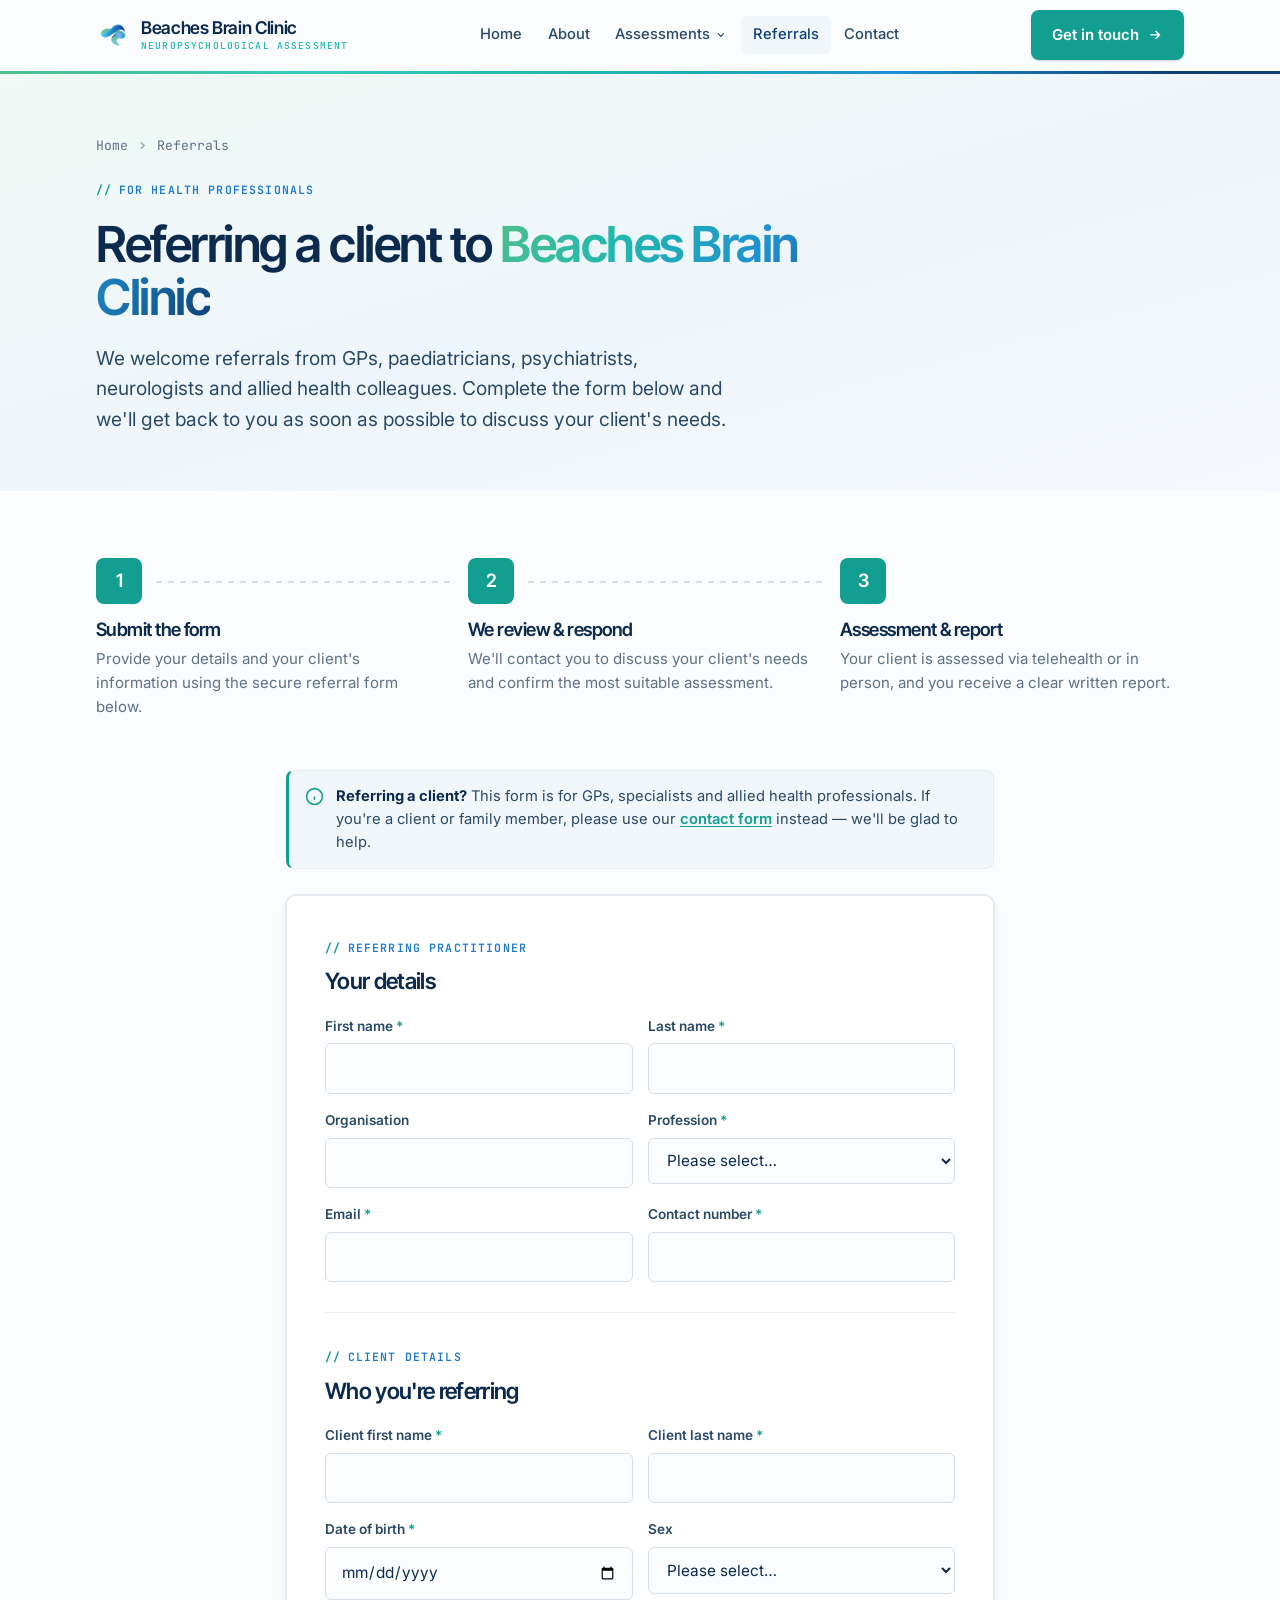
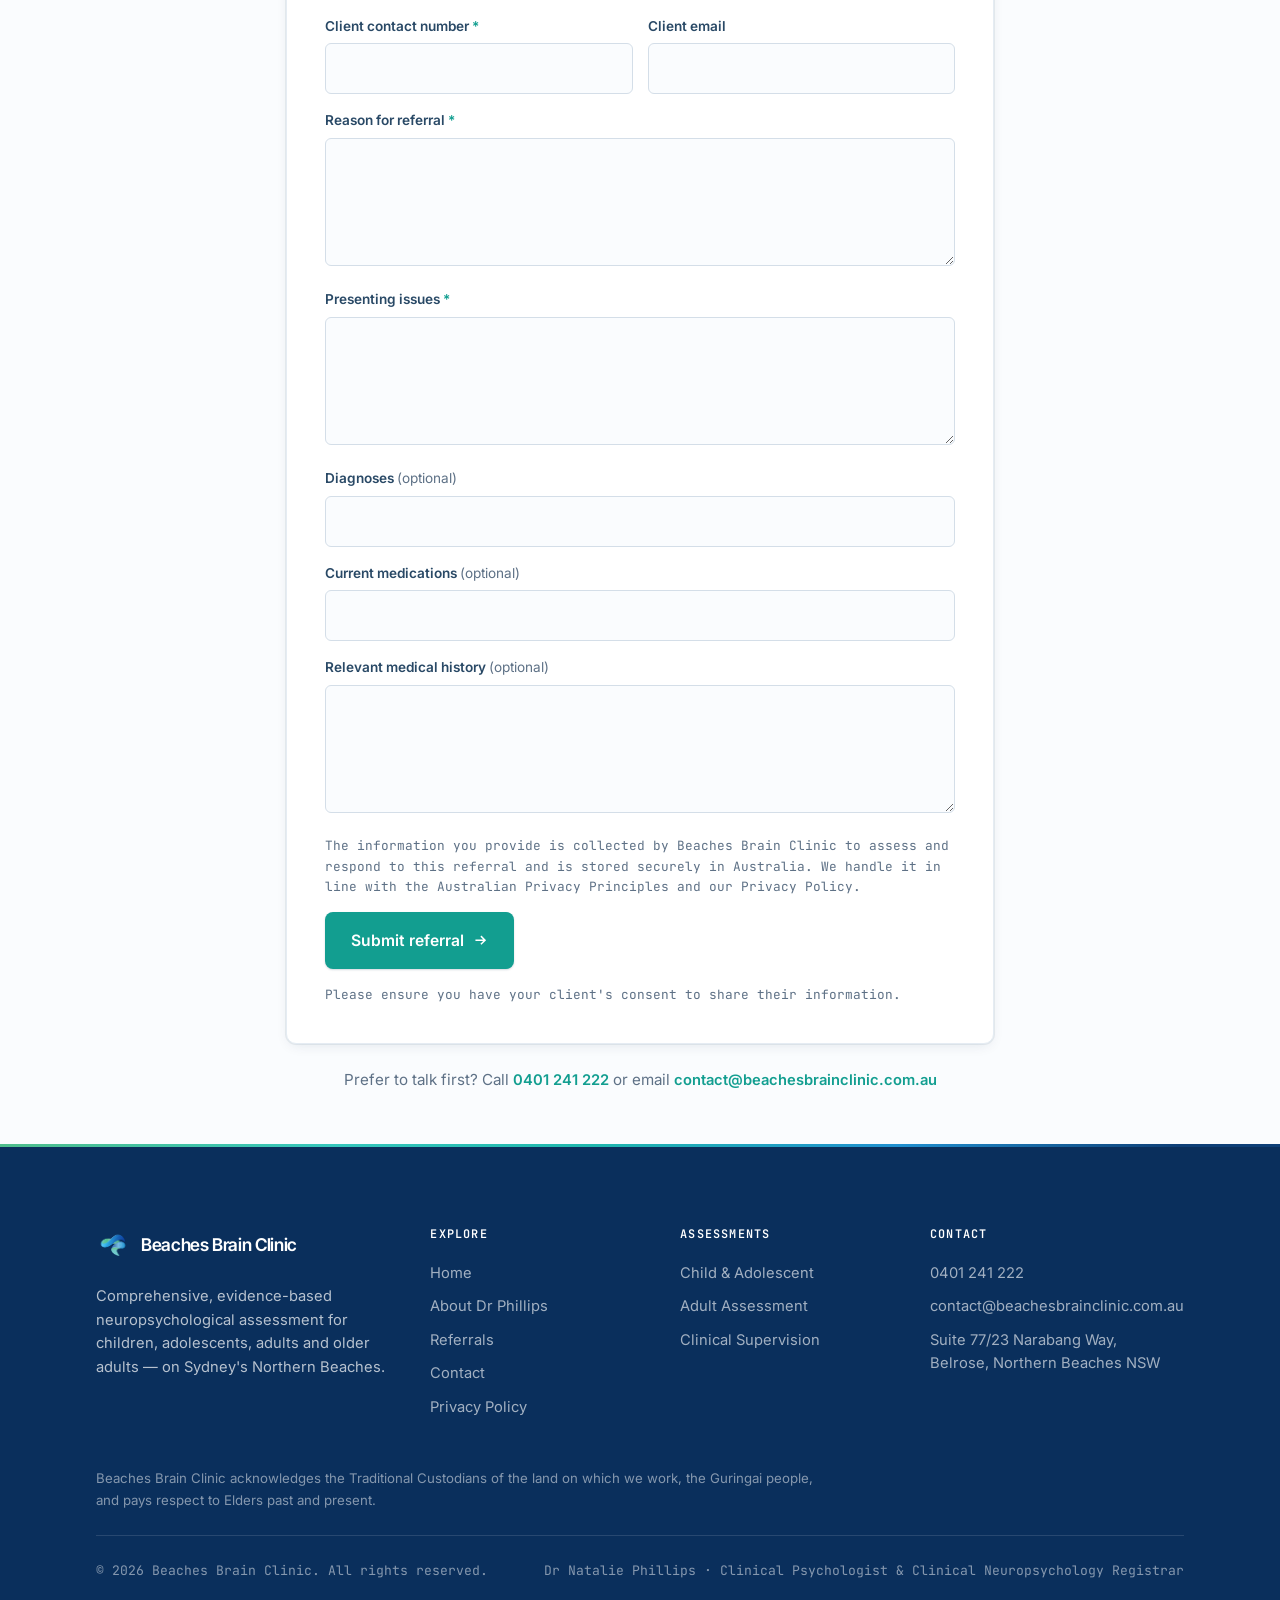
<file: referrals.html>
<!DOCTYPE html>
<html lang="en-AU">
<head>
  <meta charset="UTF-8" />
  <meta name="viewport" content="width=device-width, initial-scale=1.0" />
  <title>Referrals | Beaches Brain Clinic</title>
  <meta name="description" content="Refer a client to Beaches Brain Clinic. We accept referrals from GPs, paediatricians, psychiatrists, neurologists and allied health. Complete our referral form and we'll be in touch." />
  <meta name="theme-color" content="#0C2A4D" />
  <link rel="canonical" href="https://beachesbrainclinic.com.au/referrals" />
  <link rel="icon" href="assets/img/favicon.ico" sizes="any" />
  <link rel="icon" type="image/png" href="assets/img/favicon-32.png" sizes="32x32" />
  <link rel="apple-touch-icon" href="assets/img/apple-touch-icon.png" />
  <link rel="preconnect" href="https://fonts.googleapis.com" />
  <link rel="preconnect" href="https://fonts.gstatic.com" crossorigin />
  <link href="https://fonts.googleapis.com/css2?family=Fraunces:ital,opsz,wght@0,9..144,400;0,9..144,500;0,9..144,600;1,9..144,400;1,9..144,500&family=Inter:wght@400;500;600;700&display=swap" rel="stylesheet" />
  <link rel="stylesheet" href="assets/css/styles.css?v=20261111" />
</head>
<body>

  <header class="site-header">
    <div class="wrap nav">
      <a class="brand" href="./" aria-label="Beaches Brain Clinic — home">
        <img src="assets/img/logo.png" alt="" width="38" height="38" />
        <span class="brand-name">Beaches Brain Clinic<span>Neuropsychological Assessment</span></span>
      </a>
      <nav class="nav-links" aria-label="Primary">
        <a href="./">Home</a>
        <a href="about">About</a>
        <div class="has-dropdown">
          <button type="button" aria-haspopup="true">Assessments
            <svg viewBox="0 0 24 24" fill="none" stroke="currentColor" stroke-width="2.4" aria-hidden="true"><path d="m6 9 6 6 6-6"/></svg>
          </button>
          <div class="dropdown" role="menu">
            <a href="child-assessment" role="menuitem"><strong>Child &amp; Adolescent</strong><small>Ages 3 and over</small></a>
            <a href="adult-assessment" role="menuitem"><strong>Adult Assessment</strong><small>Across the lifespan</small></a>
          </div>
        </div>
        <a href="referrals">Referrals</a>
        <a href="./#contact">Contact</a>
      </nav>
      <div class="nav-cta">
        <a class="btn btn-primary" href="./#contact"><span class="btn-text-desktop">Get in touch</span>
          <svg viewBox="0 0 24 24" fill="none" stroke="currentColor" stroke-width="2.2" aria-hidden="true"><path d="M5 12h14m-6-6 6 6-6 6"/></svg></a>
        <button class="menu-toggle" aria-label="Open menu" aria-expanded="false">
          <svg viewBox="0 0 24 24" fill="none" stroke="currentColor" stroke-width="2.2" aria-hidden="true"><path d="M3 6h18M3 12h18M3 18h18"/></svg>
        </button>
      </div>
    </div>
  </header>

  <div class="mobile-nav" aria-label="Mobile">
    <div class="mobile-nav-top">
      <a class="brand" href="./"><img src="assets/img/logo.png" alt="" width="36" height="36" /><span class="brand-name">Beaches Brain Clinic</span></a>
      <button class="menu-toggle mobile-nav-close" aria-label="Close menu"><svg viewBox="0 0 24 24" fill="none" stroke="currentColor" stroke-width="2.2" aria-hidden="true"><path d="M6 6l12 12M18 6 6 18"/></svg></button>
    </div>
    <a href="./">Home</a>
    <a href="about">About Dr Phillips</a>
    <a href="child-assessment" class="sub">Child &amp; Adolescent Assessment</a>
    <a href="adult-assessment" class="sub">Adult Assessment</a>
    <a href="referrals">Referrals</a>
    <a href="./#contact">Contact</a>
    <a class="btn btn-primary" href="./#contact">Get in touch</a>
  </div>

  <main>

    <!-- PAGE HERO -->
    <section class="page-hero">
      <div class="aurora" aria-hidden="true"><span class="a1"></span><span class="a2"></span><span class="a3"></span></div>
      <div class="wrap">
        <nav class="breadcrumb reveal" aria-label="Breadcrumb">
          <a href="./">Home</a>
          <svg viewBox="0 0 24 24" fill="none" stroke="currentColor" stroke-width="2.4" aria-hidden="true"><path d="m9 18 6-6-6-6"/></svg>
          <span>Referrals</span>
        </nav>
        <span class="eyebrow reveal">For health professionals</span>
        <h1 class="h1 reveal" data-d="1" style="margin-top:16px">Referring a client to <span class="grad-text">Beaches Brain Clinic</span></h1>
        <p class="lead reveal" data-d="2">We welcome referrals from GPs, paediatricians, psychiatrists, neurologists and allied health colleagues. Complete the form below and we'll get back to you as soon as possible to discuss your client's needs.</p>
      </div>
    </section>

    <!-- HOW IT WORKS -->
    <section class="section" style="padding-bottom:0">
      <div class="wrap">
        <div class="steps">
          <div class="step reveal">
            <div class="step-num">1</div>
            <h3>Submit the form</h3>
            <p>Provide your details and your client's information using the secure referral form below.</p>
          </div>
          <div class="step reveal" data-d="1">
            <div class="step-num">2</div>
            <h3>We review &amp; respond</h3>
            <p>We'll contact you to discuss your client's needs and confirm the most suitable assessment.</p>
          </div>
          <div class="step reveal" data-d="2">
            <div class="step-num">3</div>
            <h3>Assessment &amp; report</h3>
            <p>Your client is assessed via telehealth or in person, and you receive a clear written report.</p>
          </div>
        </div>
      </div>
    </section>

    <!-- REFERRAL FORM -->
    <section class="section">
      <div class="wrap" style="max-width:820px">
        <div class="callout reveal" role="note" style="margin-bottom:26px">
          <svg viewBox="0 0 24 24" fill="none" stroke="currentColor" stroke-width="2" aria-hidden="true"><circle cx="12" cy="12" r="10"/><path d="M12 16v-4M12 8h.01"/></svg>
          <p><strong>Referring a client?</strong> This form is for GPs, specialists and allied health professionals. If you're a client or family member, please use our <a href="./#contact">contact form</a> instead — we'll be glad to help.</p>
        </div>
        <!-- Referral form — mapped to the Sydney inquiry handler in assets/js/main.js -->
        <form class="form-card referral-form reveal" novalidate>
          <input type="text" name="company" class="hp" tabindex="-1" autocomplete="off" aria-hidden="true" />

          <span class="eyebrow">Referring practitioner</span>
          <h3 class="h3" style="margin:10px 0 22px">Your details</h3>
          <div class="field-row">
            <div class="field"><label for="ref-first">First name <span class="req">*</span></label><input id="ref-first" name="referrer_first_name" type="text" required /></div>
            <div class="field"><label for="ref-last">Last name <span class="req">*</span></label><input id="ref-last" name="referrer_last_name" type="text" required /></div>
          </div>
          <div class="field-row">
            <div class="field"><label for="ref-org">Organisation</label><input id="ref-org" name="organisation" type="text" /></div>
            <div class="field"><label for="ref-prof">Profession <span class="req">*</span></label>
              <select id="ref-prof" name="profession" required>
                <option value="">Please select…</option>
                <option>Neurologist</option><option>Psychiatrist</option><option>Paediatrician</option>
                <option>General Practitioner</option><option>Psychologist</option><option>Physiotherapist</option>
                <option>Occupational Therapist</option><option>Speech Pathologist</option><option>Other</option>
              </select>
            </div>
          </div>
          <div class="field-row">
            <div class="field"><label for="ref-email">Email <span class="req">*</span></label><input id="ref-email" name="referrer_email" type="email" required /></div>
            <div class="field"><label for="ref-phone">Contact number <span class="req">*</span></label><input id="ref-phone" name="referrer_phone" type="tel" required /></div>
          </div>

          <hr class="divider" style="margin:14px 0 30px" />

          <span class="eyebrow">Client details</span>
          <h3 class="h3" style="margin:10px 0 22px">Who you're referring</h3>
          <div class="field-row">
            <div class="field"><label for="cl-first">Client first name <span class="req">*</span></label><input id="cl-first" name="client_first_name" type="text" required /></div>
            <div class="field"><label for="cl-last">Client last name <span class="req">*</span></label><input id="cl-last" name="client_last_name" type="text" required /></div>
          </div>
          <div class="field-row">
            <div class="field"><label for="cl-dob">Date of birth <span class="req">*</span></label><input id="cl-dob" name="client_dob" type="date" required /></div>
            <div class="field"><label for="cl-sex">Sex</label>
              <select id="cl-sex" name="client_sex"><option value="">Please select…</option><option>Female</option><option>Male</option></select>
            </div>
          </div>
          <div class="field-row">
            <div class="field"><label for="cl-phone">Client contact number <span class="req">*</span></label><input id="cl-phone" name="client_phone" type="tel" required /></div>
            <div class="field"><label for="cl-email">Client email</label><input id="cl-email" name="client_email" type="email" /></div>
          </div>
          <div class="field"><label for="cl-reason">Reason for referral <span class="req">*</span></label><textarea id="cl-reason" name="reason_for_referral" required></textarea></div>
          <div class="field"><label for="cl-issues">Presenting issues <span class="req">*</span></label><textarea id="cl-issues" name="presenting_issues" required></textarea></div>
          <div class="field"><label for="cl-dx">Diagnoses <span class="muted" style="font-weight:400">(optional)</span></label><input id="cl-dx" name="diagnoses" type="text" /></div>
          <div class="field"><label for="cl-meds">Current medications <span class="muted" style="font-weight:400">(optional)</span></label><input id="cl-meds" name="medications" type="text" /></div>
          <div class="field"><label for="cl-history">Relevant medical history <span class="muted" style="font-weight:400">(optional)</span></label><textarea id="cl-history" name="medical_history"></textarea></div>

          <!-- APP 5 collection notice — placeholder copy, MUST be lawyer-reviewed before launch -->
          <p class="form-note" style="margin-bottom:14px">
            The information you provide is collected by Beaches Brain Clinic to assess and respond
            to this referral and is stored securely in Australia. We handle it in line with the
            Australian Privacy Principles and our <a href="privacy">Privacy Policy</a>.
          </p>

          <!-- Cloudflare Turnstile bot check: rendered by main.js when the form is first used; invisible unless a check is needed -->
          <div class="cf-turnstile"></div>

          <div class="form-foot">
            <button type="submit" class="btn btn-primary btn-lg">Submit referral
              <svg viewBox="0 0 24 24" fill="none" stroke="currentColor" stroke-width="2.2" aria-hidden="true"><path d="M5 12h14m-6-6 6 6-6 6"/></svg>
            </button>
            <span class="form-note">Please ensure you have your client's consent to share their information.</span>
          </div>
          <div class="form-status" role="status" aria-live="polite"></div>
        </form>

        <p class="muted reveal" style="text-align:center;margin-top:24px;font-size:0.95rem">
          Prefer to talk first? Call <a href="tel:+61401241222" class="link-arrow" style="display:inline">0401&nbsp;241&nbsp;222</a>
          or email <a href="mailto:contact@beachesbrainclinic.com.au" class="link-arrow" style="display:inline">contact@beachesbrainclinic.com.au</a>
        </p>
      </div>
    </section>

  </main>

  <footer class="site-footer">
    <div class="wrap">
      <div class="footer-grid">
        <div class="footer-about">
          <a class="brand" href="./"><img src="assets/img/logo.png" alt="" width="40" height="40" /><span class="brand-name">Beaches Brain Clinic</span></a>
          <p>Comprehensive, evidence-based neuropsychological assessment for children, adolescents, adults and older adults — on Sydney's Northern Beaches.</p>
        </div>
        <div class="footer-col"><h4>Explore</h4>
          <a href="./">Home</a><a href="about">About Dr Phillips</a><a href="referrals">Referrals</a><a href="./#contact">Contact</a><a href="privacy">Privacy Policy</a>
        </div>
        <div class="footer-col"><h4>Assessments</h4>
          <a href="child-assessment">Child &amp; Adolescent</a><a href="adult-assessment">Adult Assessment</a><a href="./#services">Clinical Supervision</a>
        </div>
        <div class="footer-col"><h4>Contact</h4>
          <a href="tel:+61401241222">0401 241 222</a><a href="mailto:contact@beachesbrainclinic.com.au">contact@beachesbrainclinic.com.au</a><p>Suite 77/23 Narabang Way,<br/>Belrose, Northern Beaches NSW</p>
        </div>
      </div>
      <p class="ack">Beaches Brain Clinic acknowledges the Traditional Custodians of the land on which we work, the Guringai people, and pays respect to Elders past and present.</p>
      <div class="footer-bottom">
        <span>© <span class="js-year">2026</span> Beaches Brain Clinic. All rights reserved.</span>
        <span>Dr Natalie Phillips · Clinical Psychologist &amp; Clinical Neuropsychology Registrar</span>
      </div>
    </div>
  </footer>

  <script src="assets/js/main.js?v=20261111"></script>
</body>
</html>
</file>
<file: assets/css/styles.css>
/* =========================================================================
   Beaches Brain Clinic — Variant B: "COLUMN"
   Fintech / architectural-blueprint LAYOUT, recoloured to the original BRAND
   palette (green -> teal -> blue -> navy, shared with Variant A "Aurora").
   Keeps Column's identity: Inter Tight + JetBrains Mono, dotted blueprint grid,
   precise 8px geometry, flat solid buttons, mono technical labels.
   ========================================================================= */
@import url('https://fonts.googleapis.com/css2?family=Inter+Tight:wght@400;500;600;700&family=Inter:wght@400;500;600;700&family=JetBrains+Mono:wght@500;600&display=swap');

:root {
  /* Brand palette (shared with Aurora) */
  --green: #4FBE8C;
  --green-soft: #6BCB9F;
  --mint: #9FD9B6;
  --teal: #20B8AE;
  --teal-bright: #36C7BD;
  --sky: #4FB8EE;
  --blue: #2090D0;
  --blue-deep: #1F78C8;
  --navy: #0E3F77;
  --navy-deep: #0A2F5C;

  --ink: #0C2A4D;
  --ink-soft: #294966;
  --muted: #5E7186;
  --muted-light: #8A9AAB;

  /* Column role colours mapped onto the brand palette */
  --plum: #0E3F77;        /* dark brand surface — bands, footer, step 1 */
  --plum-2: #123F73;
  --action: #129E90;      /* primary CTA — deep brand teal (flat) */
  --action-2: #0E8377;
  --cyan: #1F78C8;        /* secondary accent — brand blue */
  --teal-note: #5FE0D2;   /* bright pop on dark surfaces */
  --moss: #4FBE8C;        /* brand green — success / checks */

  --line: #E5ECF3;
  --line-strong: #D4DEE8;
  --paper: #FAFCFE;
  --paper-2: #F1F6FB;
  --paper-warm: #F4F9F6;
  --card: #ffffff;

  --grad-brand: linear-gradient(118deg, var(--green) 0%, var(--teal) 30%, var(--blue) 64%, var(--navy) 100%);
  --grad-soft: linear-gradient(118deg, var(--green-soft), var(--teal-bright) 50%, var(--sky));
  --grad-horizon: linear-gradient(125deg, #4FBE8C, #36C7BD 26%, #20B8AE 46%, #2090D0 70%, #0E3F77 92%);
  --grad-ink: linear-gradient(160deg, #123F73 0%, #0E3F77 60%, #0A2F5C 100%);

  --font-display: "Inter Tight", -apple-system, BlinkMacSystemFont, "Segoe UI", sans-serif;
  --font-sans: "Inter", -apple-system, BlinkMacSystemFont, "Segoe UI", Roboto, Helvetica, Arial, sans-serif;
  --font-mono: "JetBrains Mono", ui-monospace, SFMono-Regular, Menlo, monospace;

  --r-sm: 6px;
  --r-md: 8px;
  --r-lg: 10px;
  --r-xl: 14px;
  --r-pill: 999px;
  --ring: 0 0 0 1px rgba(12,42,77,0.08);
  --shadow-sm: 0 0 0 1px rgba(12,42,77,0.06), 0 1px 2px rgba(12,42,77,0.06);
  --shadow-md: 0 0 0 1px rgba(12,42,77,0.07), 0 4px 14px -4px rgba(12,42,77,0.12);
  --shadow-lg: 0 0 0 1px rgba(12,42,77,0.08), 0 24px 48px -18px rgba(12,42,77,0.26);
  --shadow-glow: 0 28px 70px -26px rgba(32,144,208,0.4);

  --maxw: 1200px;
  --gutter: clamp(20px, 5vw, 56px);
  --section-y: clamp(29px, 4vw, 56px);

  --grid-dot: radial-gradient(rgba(14,63,119,0.10) 1px, transparent 1px);
}

*, *::before, *::after { box-sizing: border-box; }
* { margin: 0; }
html { -webkit-text-size-adjust: 100%; scroll-behavior: smooth; }
@media (prefers-reduced-motion: reduce) { html { scroll-behavior: auto; } }
body {
  font-family: var(--font-sans);
  color: var(--ink);
  background: var(--paper);
  line-height: 1.6;
  font-size: 1rem;
  -webkit-font-smoothing: antialiased;
  text-rendering: optimizeLegibility;
  overflow-x: hidden;
}
img, svg { display: block; max-width: 100%; }
a { color: inherit; text-decoration: none; }
button { font: inherit; cursor: pointer; }
ul { list-style: none; padding: 0; }
::selection { background: rgba(32,184,174,0.22); color: var(--ink); }
:focus-visible { outline: 2px solid var(--action); outline-offset: 3px; border-radius: 3px; }

/* Typography */
h1, h2, h3, h4 { font-family: var(--font-display); font-weight: 600; line-height: 1.08; letter-spacing: -0.03em; color: var(--ink); }
.h-display { font-size: clamp(2.6rem, 6vw, 4.3rem); font-weight: 600; letter-spacing: -0.045em; }
.h1 { font-size: clamp(2rem, 4.4vw, 3.1rem); }
.h2 { font-size: clamp(1.6rem, 3.2vw, 2.4rem); }
.h3 { font-size: clamp(1.18rem, 1.9vw, 1.4rem); font-weight: 600; }

.eyebrow {
  font-family: var(--font-mono); font-weight: 600; font-size: 0.72rem;
  letter-spacing: 0.1em; text-transform: uppercase; color: var(--blue-deep);
  display: inline-flex; align-items: center; gap: 0.55em;
}
.eyebrow::before { content: "//"; color: var(--action); font-weight: 700; }
.eyebrow.center { justify-content: center; }

.lead { font-size: clamp(1.02rem, 1.5vw, 1.2rem); color: var(--ink-soft); line-height: 1.6; }
.muted { color: var(--muted); }
.grad-text { background: var(--grad-brand); -webkit-background-clip: text; background-clip: text; color: transparent; font-style: normal; }
em.grad-text, .grad-text em { font-style: normal; }

/* Layout */
.wrap { width: 100%; max-width: var(--maxw); margin-inline: auto; padding-inline: var(--gutter); }
.section { padding-block: var(--section-y); position: relative; }
.section-head { max-width: 680px; margin-bottom: clamp(32px, 5vw, 56px); }
.section-head.center { margin-inline: auto; text-align: center; }
.section-head .lead { margin-top: 16px; }
.section-head h2 { margin-top: 14px; }
.bg-paper-2 { background: var(--paper-2); }
.bg-warm { background: var(--paper-2); border-block: 1px solid var(--line); }

/* Buttons */
.btn {
  display: inline-flex; align-items: center; justify-content: center; gap: 0.5em;
  font-weight: 600; font-size: 0.94rem; padding: 0.8em 1.35em; border-radius: var(--r-md);
  border: 1px solid transparent; transition: transform 0.2s, box-shadow 0.2s, background 0.2s, color 0.2s, border-color 0.2s; white-space: nowrap;
}
.btn svg { width: 1.05em; height: 1.05em; }
.btn-primary { color: #fff; background: var(--action); box-shadow: 0 1px 2px rgba(12,42,77,0.18); }
.btn-primary:hover { background: var(--action-2); transform: translateY(-1px); box-shadow: 0 8px 18px -6px rgba(18,158,144,0.5); }
.btn-ghost { color: var(--ink); background: #fff; border-color: var(--line-strong); box-shadow: var(--shadow-sm); }
.btn-ghost:hover { border-color: var(--navy); transform: translateY(-1px); }
.btn-light { color: var(--navy); background: #fff; box-shadow: var(--shadow-sm); }
.btn-light:hover { transform: translateY(-1px); box-shadow: var(--shadow-md); }
.btn-outline-light { color: #fff; border-color: rgba(255,255,255,0.45); background: rgba(255,255,255,0.06); }
.btn-outline-light:hover { background: rgba(255,255,255,0.14); transform: translateY(-1px); }
.btn-lg { padding: 0.95em 1.6em; font-size: 0.98rem; }
.link-arrow { display: inline-flex; align-items: center; gap: 0.45em; font-weight: 600; font-size: 0.92rem; color: var(--action); transition: gap 0.2s, color 0.2s; }
.link-arrow svg { width: 1em; height: 1em; transition: transform 0.2s; }
.link-arrow:hover { color: var(--action-2); }
.link-arrow:hover svg { transform: translateX(4px); }

/* Header */
.site-header { position: sticky; top: 0; z-index: 100; transition: background 0.3s, box-shadow 0.3s, border-color 0.3s; border-bottom: 1px solid transparent; }
.site-header.scrolled { background: rgba(255,255,255,0.9); backdrop-filter: saturate(150%) blur(12px); -webkit-backdrop-filter: saturate(150%) blur(12px); border-bottom-color: var(--line); }
.nav { display: flex; align-items: center; justify-content: space-between; gap: 24px; height: 70px; }
.brand { display: inline-flex; align-items: center; gap: 11px; font-weight: 700; }
.brand img { width: 34px; height: 34px; }
.brand .brand-name { font-family: var(--font-display); font-weight: 600; font-size: 1.1rem; color: var(--ink); line-height: 1.05; letter-spacing: -0.02em; }
.brand .brand-name span { display: block; font-family: var(--font-mono); font-size: 0.6rem; font-weight: 500; letter-spacing: 0.12em; text-transform: uppercase; color: var(--teal); margin-top: 3px; }
.nav-links { display: flex; align-items: center; gap: 2px; }
.nav-links a { font-size: 0.92rem; font-weight: 500; color: var(--ink-soft); padding: 0.5em 0.8em; border-radius: var(--r-sm); transition: color 0.2s, background 0.2s; }
.nav-links a:hover, .nav-links a.active { color: var(--navy); background: var(--paper-2); }
.nav-cta { display: flex; align-items: center; gap: 10px; }
.has-dropdown { position: relative; }
.has-dropdown > button { display: inline-flex; align-items: center; gap: 0.35em; font-size: 0.92rem; font-weight: 500; color: var(--ink-soft); background: none; border: none; padding: 0.5em 0.8em; border-radius: var(--r-sm); transition: color 0.2s, background 0.2s; }
.has-dropdown > button svg { width: 0.8em; height: 0.8em; transition: transform 0.2s; }
.has-dropdown:hover > button { color: var(--navy); background: var(--paper-2); }
.has-dropdown:hover > button svg { transform: rotate(180deg); }
.dropdown { position: absolute; top: calc(100% + 8px); left: 50%; transform: translateX(-50%) translateY(8px); background: #fff; border: 1px solid var(--line); border-radius: var(--r-md); box-shadow: var(--shadow-lg); padding: 6px; min-width: 230px; opacity: 0; visibility: hidden; transition: opacity 0.2s, transform 0.2s; }
.dropdown::before { content: ""; position: absolute; left: 0; right: 0; top: -14px; height: 14px; }
.has-dropdown:hover .dropdown, .has-dropdown:focus-within .dropdown { opacity: 1; visibility: visible; transform: translateX(-50%) translateY(0); }
.dropdown a { display: block; padding: 0.65em 0.8em; border-radius: var(--r-sm); font-size: 0.9rem; color: var(--ink-soft); }
.dropdown a strong { display: block; color: var(--ink); font-weight: 600; }
.dropdown a small { color: var(--muted); font-size: 0.78rem; font-family: var(--font-mono); }
.dropdown a:hover { background: var(--paper-2); }
.menu-toggle { display: none; background: #fff; border: 1px solid var(--line-strong); border-radius: var(--r-sm); width: 42px; height: 42px; align-items: center; justify-content: center; color: var(--ink); }
.menu-toggle svg { width: 22px; height: 22px; }

/* Mobile nav (only ever visible at the mobile breakpoint) */
.mobile-nav { position: fixed; inset: 0; z-index: 200; background: linear-gradient(170deg, #f6faf8 0%, #fff 38%); transform: translateX(100%); transition: transform 0.34s cubic-bezier(.2,.8,.2,1); display: flex; flex-direction: column; padding: 16px var(--gutter) 32px; overflow-y: auto; }
.mobile-nav.open { transform: translateX(0); }
.mobile-nav-top { display: flex; align-items: center; justify-content: space-between; height: 54px; margin-bottom: 10px; order: -1; }
.mobile-nav::before { content: "// MENU"; font-family: var(--font-mono); font-weight: 600; font-size: 0.68rem; letter-spacing: 0.14em; color: var(--teal); margin: 18px 0 6px; }
/* Direct children only — the brand link in the top row must NOT pick these up. */
.mobile-nav > a { display: flex; align-items: center; justify-content: space-between; font-family: var(--font-display); font-size: 1.32rem; font-weight: 600; padding: 0.62em 2px; border-bottom: 1px solid var(--line); color: var(--ink); letter-spacing: -0.02em; transition: color 0.2s, padding-left 0.2s; }
.mobile-nav > a::after { content: "→"; font-family: var(--font-mono); font-size: 0.85em; color: var(--line-strong); transition: color 0.2s, transform 0.2s; }
.mobile-nav > a:active { color: var(--action); }
.mobile-nav > a:active::after { color: var(--action); transform: translateX(3px); }
.mobile-nav > a.sub { font-family: var(--font-sans); font-size: 0.98rem; font-weight: 500; padding-left: 16px; color: var(--ink-soft); }
.mobile-nav > a.sub::after { content: "→"; font-size: 0.8em; }
.mobile-nav > a.btn { margin-top: 28px; border-bottom: none; justify-content: center; gap: 0.5em; font-family: var(--font-sans); font-size: 1rem; font-weight: 600; color: #fff; padding: 1em 1.6em; }
.mobile-nav > a.btn::after { display: none; }

/* Hero — blueprint */
.hero { position: relative; padding-top: clamp(36px, 6vw, 72px); padding-bottom: var(--section-y); overflow: hidden; background: linear-gradient(165deg, #f1f9f5 0%, #eef6fb 50%, #f5f8fc 100%); }
.hero::after { content: ""; position: absolute; left: 0; right: 0; top: 0; height: 3px; background: var(--grad-horizon); opacity: 0.9; }
.aurora { position: absolute; inset: 0; z-index: -1; pointer-events: none; overflow: hidden; }
.aurora span { position: absolute; border-radius: 50%; filter: blur(90px); opacity: 0.18; }
.aurora .a1 { width: 40vw; height: 40vw; left: -8vw; top: -6vw; background: radial-gradient(circle, var(--teal), transparent 65%); }
.aurora .a2 { width: 42vw; height: 42vw; right: -10vw; top: -4vw; background: radial-gradient(circle, var(--blue), transparent 62%); }
.aurora .a3 { display: none; }
.hero-grid { display: grid; grid-template-columns: 1.05fr 0.95fr; gap: clamp(30px, 5vw, 64px); align-items: center; }
.hero-copy { max-width: 620px; }
.hero h1 { margin: 22px 0 0; }
.hero .lead { margin-top: 20px; max-width: 540px; }
.hero-actions { display: flex; flex-wrap: wrap; gap: 12px; margin-top: 32px; }
.hero-trust { display: flex; flex-wrap: wrap; gap: 10px 24px; margin-top: 34px; }
.hero-trust li { display: flex; align-items: center; gap: 9px; font-size: 0.86rem; font-weight: 500; color: var(--ink-soft); font-family: var(--font-mono); }
.hero-trust svg { width: 18px; height: 18px; color: var(--moss); flex: none; }

.hero-visual { position: relative; display: flex; justify-content: center; align-items: center; min-height: 400px; }
.medallion { position: relative; width: clamp(240px, 30vw, 330px); aspect-ratio: 1; border-radius: var(--r-xl); background: #fff; overflow: hidden; display: grid; place-items: center; box-shadow: var(--shadow-lg); border: 1px solid var(--line); animation: floaty 7s ease-in-out infinite; }
.medallion::before { content: ""; position: absolute; left: 14px; top: 14px; width: 34px; height: 34px; border-left: 2px solid rgba(255,255,255,0.95); border-top: 2px solid rgba(255,255,255,0.95); z-index: 1; filter: drop-shadow(0 1px 2px rgba(2,24,33,0.45)); }
.medallion::after { content: ""; position: absolute; right: 14px; bottom: 14px; width: 34px; height: 34px; border-right: 2px solid rgba(255,255,255,0.95); border-bottom: 2px solid rgba(255,255,255,0.95); z-index: 1; filter: drop-shadow(0 1px 2px rgba(2,24,33,0.45)); }
.medallion img { width: 100%; height: 100%; object-fit: cover; }
@keyframes floaty { 0%,100%{transform:translateY(0)} 50%{transform:translateY(-10px)} }
.glass-card { position: absolute; bottom: -28px; right: -4px; background: #fff; border: 1px solid var(--line); border-radius: var(--r-md); padding: 16px 18px; box-shadow: var(--shadow-lg); max-width: 244px; animation: floaty 7s ease-in-out infinite 0.6s; }
.glass-card .gc-name { font-family: var(--font-display); font-weight: 600; font-size: 1.05rem; color: var(--ink); letter-spacing: -0.02em; }
.glass-card .gc-role { font-size: 0.78rem; color: var(--muted); margin-bottom: 10px; }
.glass-card .gc-creds { display: flex; flex-wrap: wrap; gap: 6px; }
.glass-card .gc-creds span { font-family: var(--font-mono); font-size: 0.68rem; font-weight: 500; color: var(--navy); background: rgba(12,42,77,0.07); padding: 3px 8px; border-radius: var(--r-sm); }
.glass-chip { position: absolute; top: 16px; left: -6px; background: var(--navy); color: #fff; border-radius: var(--r-md); padding: 8px 14px; box-shadow: var(--shadow-md); display: flex; align-items: center; gap: 8px; font-weight: 600; font-size: 0.82rem; font-family: var(--font-mono); animation: floaty 6.5s ease-in-out infinite 0.3s; }
.glass-chip b { font-family: var(--font-display); font-size: 1.1rem; color: var(--teal-note); }

/* Trust strip */
.trust-strip { border-block: 1px solid var(--line); background: var(--paper-2); }
.trust-strip .wrap { display: flex; flex-wrap: wrap; align-items: center; justify-content: center; gap: 12px clamp(20px, 5vw, 50px); padding-block: 22px; }
.trust-strip .tlabel { font-family: var(--font-mono); font-size: 0.72rem; font-weight: 500; letter-spacing: 0.1em; text-transform: uppercase; color: var(--muted-light); }
.trust-strip .titem { font-family: var(--font-display); font-weight: 600; font-size: clamp(0.95rem, 1.4vw, 1.1rem); color: var(--ink-soft); letter-spacing: -0.02em; }

/* Cards */
.grid { display: grid; gap: clamp(16px, 2.2vw, 22px); }
.grid-3 { grid-template-columns: repeat(3, 1fr); }
.grid-2 { grid-template-columns: repeat(2, 1fr); }
.card { background: var(--card); border: 1px solid var(--line); border-radius: var(--r-md); padding: clamp(22px, 2.8vw, 30px); box-shadow: var(--shadow-sm); transition: transform 0.25s, box-shadow 0.25s, border-color 0.25s; position: relative; overflow: hidden; }
.card::before { content: ""; position: absolute; left: 0; top: 0; height: 3px; width: 100%; background: var(--grad-horizon); opacity: 0; transition: opacity 0.25s; }
.card-link:hover { transform: translateY(-4px); box-shadow: var(--shadow-md); border-color: var(--line-strong); }
.card-link:hover::before { opacity: 1; }
.card-icon { width: 52px; height: 52px; border-radius: var(--r-md); display: grid; place-items: center; background: var(--paper-2); border: 1px solid var(--line); color: var(--teal); margin-bottom: 20px; }
.card-icon svg { width: 26px; height: 26px; }
.card h3 { margin-bottom: 9px; }
.card p { color: var(--muted); font-size: 0.95rem; }
.card .link-arrow { margin-top: 18px; }
.card-num { position: absolute; top: 20px; right: 24px; font-family: var(--font-mono); font-size: 1.4rem; font-weight: 600; color: var(--line-strong); line-height: 1; }

/* Card grids with mixed-length headings: reserve 2 heading lines so the body copy
   starts at the same height. Desktop only — cards stack on mobile, so it's moot there. */
@media (min-width: 721px) { .cards-balance .card h3 { min-height: 2lh; } }

/* About */
.about-grid { display: grid; grid-template-columns: 0.9fr 1.1fr; gap: clamp(32px, 5vw, 68px); align-items: center; }
.portrait { position: relative; }
.portrait img { width: 100%; border-radius: var(--r-lg); box-shadow: var(--shadow-lg); aspect-ratio: 1; object-fit: cover; object-position: top; border: 1px solid var(--line); }
.portrait::after { content: ""; position: absolute; inset: -16px -16px auto auto; width: 110px; height: 110px; border-right: 2px solid var(--teal); border-top: 2px solid var(--teal); border-radius: 0 var(--r-lg) 0 0; z-index: -1; }
.portrait .p-badge { position: absolute; left: -16px; bottom: 22px; background: #fff; border: 1px solid var(--line); border-radius: var(--r-md); padding: 13px 17px; box-shadow: var(--shadow-lg); display: flex; align-items: center; gap: 12px; }
.portrait .p-badge b { font-family: var(--font-display); font-size: 1.6rem; color: var(--teal); line-height: 1; }
.portrait .p-badge span { font-size: 0.78rem; color: var(--muted); line-height: 1.25; }
.cred-list { display: grid; gap: 11px; margin-top: 24px; }
.cred-list li { display: flex; gap: 12px; align-items: flex-start; font-size: 0.95rem; color: var(--ink-soft); }
.cred-list svg { width: 19px; height: 19px; color: var(--teal); flex: none; margin-top: 3px; }
.cred-list b { color: var(--ink); font-weight: 600; }

/* Band */
.band { position: relative; overflow: hidden; background: var(--grad-ink); color: #fff; border-radius: var(--r-lg); }
.band .wrap { padding-block: clamp(46px, 6vw, 78px); position: relative; z-index: 1; }
.band::before { content: ""; position: absolute; inset: 0; background: var(--grid-dot); background-size: 22px 22px; opacity: 0.4; }
.band::after { content: ""; position: absolute; left: 0; top: 0; height: 3px; width: 100%; background: var(--grad-horizon); }
.band h2, .band .h-display { color: #fff; }
.band-quote { font-family: var(--font-display); font-weight: 500; font-size: clamp(1.45rem, 2.9vw, 2.2rem); line-height: 1.28; max-width: 880px; letter-spacing: -0.03em; }
.band-quote .grad-text { background: var(--grad-soft); -webkit-background-clip: text; background-clip: text; color: transparent; }
.band-meta { display: flex; align-items: center; gap: 14px; margin-top: 28px; }
.band-meta img { width: 50px; height: 50px; border-radius: var(--r-sm); object-fit: cover; object-position: top; border: 1px solid rgba(255,255,255,0.3); }
.band-meta .bm-name { font-weight: 600; }
.band-meta .bm-role { font-size: 0.84rem; color: rgba(255,255,255,0.7); font-family: var(--font-mono); }

/* Chips */
.chips { display: flex; flex-wrap: wrap; gap: 9px; }
.chip { font-family: var(--font-mono); font-size: 0.82rem; font-weight: 500; color: var(--ink-soft); background: #fff; border: 1px solid var(--line-strong); padding: 0.5em 0.95em; border-radius: var(--r-sm); transition: transform 0.2s, border-color 0.2s, color 0.2s; }
.chip:hover { transform: translateY(-2px); border-color: var(--teal); color: var(--navy); }
.chip.solid { background: rgba(32,184,174,0.1); border-color: rgba(32,184,174,0.3); color: var(--action-2); }

/* Steps */
.steps { display: grid; grid-template-columns: repeat(3, 1fr); gap: clamp(16px, 2.4vw, 28px); }
.step { position: relative; padding-top: 16px; }
.step .step-num { width: 46px; height: 46px; border-radius: var(--r-md); display: grid; place-items: center; font-family: var(--font-display); font-size: 1.15rem; font-weight: 600; color: #fff; background: var(--action); margin-bottom: 16px; }
.step h3 { font-size: 1.15rem; margin-bottom: 7px; }
.step p { color: var(--muted); font-size: 0.94rem; }
.step:not(:last-child)::after { content: ""; position: absolute; top: 39px; left: 60px; right: -14px; height: 2px; background: repeating-linear-gradient(90deg, var(--line-strong) 0 6px, transparent 6px 12px); }

/* Feature list */
.feature-list { display: grid; gap: 16px; }
.feature-list li { display: flex; gap: 15px; align-items: flex-start; }
.feature-list .fl-icon { width: 42px; height: 42px; border-radius: var(--r-md); flex: none; display: grid; place-items: center; background: var(--paper-2); border: 1px solid var(--line); color: var(--teal); }
.feature-list .fl-icon svg { width: 21px; height: 21px; }
.feature-list h4 { font-size: 1.05rem; font-family: var(--font-display); font-weight: 600; margin-bottom: 3px; }
.feature-list p { color: var(--muted); font-size: 0.93rem; }

/* Contact / form */
.contact-grid { display: grid; grid-template-columns: 0.95fr 1.05fr; gap: clamp(28px, 4vw, 52px); align-items: start; }
.contact-info { display: grid; gap: 12px; align-content: start; }
.info-row { display: flex; gap: 15px; align-items: flex-start; padding: 15px 0; border-bottom: 1px solid var(--line); }
.info-row:last-child { border-bottom: none; }
.info-row .ir-icon { width: 44px; height: 44px; border-radius: var(--r-md); flex: none; display: grid; place-items: center; background: var(--paper-2); border: 1px solid var(--line); color: var(--blue-deep); }
.info-row .ir-icon svg { width: 21px; height: 21px; }
.info-row .ir-label { font-family: var(--font-mono); font-size: 0.7rem; font-weight: 500; letter-spacing: 0.08em; text-transform: uppercase; color: var(--muted-light); }
.info-row a, .info-row p { font-size: 1rem; font-weight: 500; color: var(--ink); }
.info-row a:hover { color: var(--action); }
.form-card { background: var(--card); border: 1px solid var(--line); border-radius: var(--r-lg); padding: clamp(24px, 3.2vw, 38px); box-shadow: var(--shadow-md); }
.field { margin-bottom: 16px; }
.field label { display: block; font-size: 0.85rem; font-weight: 600; color: var(--ink-soft); margin-bottom: 6px; }
.field .req { color: var(--action); }
.field input, .field select, .field textarea { width: 100%; font: inherit; font-size: 0.96rem; color: var(--ink); background: var(--paper); border: 1px solid var(--line-strong); border-radius: var(--r-sm); padding: 0.78em 0.95em; transition: border-color 0.2s, box-shadow 0.2s; }
.field textarea { min-height: 128px; resize: vertical; }
.field input:focus, .field select:focus, .field textarea:focus { outline: none; border-color: var(--action); box-shadow: 0 0 0 3px rgba(18,158,144,0.14); }
.field-row { display: grid; grid-template-columns: 1fr 1fr; gap: 15px; }
.form-foot { display: flex; align-items: center; gap: 16px; flex-wrap: wrap; margin-top: 6px; }
.form-note { font-size: 0.8rem; color: var(--muted); font-family: var(--font-mono); }
.hp { position: absolute; left: -9999px; opacity: 0; height: 0; width: 0; }
.form-status { margin-top: 16px; padding: 13px 16px; border-radius: var(--r-sm); font-size: 0.92rem; font-weight: 500; display: none; }
.form-status.ok { display: block; background: rgba(79,190,140,0.14); color: #1f7a4d; border: 1px solid rgba(79,190,140,0.4); }
.form-status.err { display: block; background: rgba(214,69,69,0.1); color: #b23a3a; border: 1px solid rgba(214,69,69,0.35); }

/* Callout — "please note" / redirect notice, sits beside or above a form */
.callout { display: flex; gap: 12px; align-items: flex-start; padding: 14px 16px; background: var(--paper-2); border: 1px solid var(--line); border-left: 3px solid var(--action); border-radius: var(--r-md); font-size: 0.92rem; line-height: 1.55; color: var(--ink-soft); }
.callout p { margin: 0; }
.callout svg { flex: none; width: 19px; height: 19px; color: var(--action); margin-top: 2px; }
.callout strong { color: var(--ink); }
.callout a { color: var(--action); font-weight: 600; text-decoration: underline; text-underline-offset: 2px; }
.callout a:hover { color: var(--action-2); }

/* CTA band */
.cta-band { text-align: center; }
.cta-band .inner { background: var(--grad-ink); border-radius: var(--r-lg); padding: clamp(42px, 6vw, 74px) var(--gutter); position: relative; overflow: hidden; }
.cta-band .inner::before { content: ""; position: absolute; inset: 0; background: var(--grid-dot); background-size: 22px 22px; opacity: 0.4; }
.cta-band .inner::after { content: ""; position: absolute; left: 0; top: 0; height: 3px; width: 100%; background: var(--grad-horizon); }
.cta-band h2, .cta-band p { position: relative; color: #fff; }
.cta-band p { color: rgba(255,255,255,0.8); max-width: 560px; margin: 14px auto 0; }
.cta-band .hero-actions { position: relative; justify-content: center; }

/* Footer */
.site-footer { background: var(--navy-deep); color: rgba(255,255,255,0.7); padding-top: clamp(54px, 7vw, 84px); position: relative; }
.site-footer::before { content: ""; position: absolute; left: 0; top: 0; height: 3px; width: 100%; background: var(--grad-horizon); }
.footer-grid { display: grid; grid-template-columns: 1.4fr 1fr 1fr 1.1fr; gap: 38px; padding-bottom: 44px; }
.site-footer .brand .brand-name { color: #fff; }
.footer-about { max-width: 300px; }
.footer-about p { margin-top: 16px; font-size: 0.92rem; line-height: 1.6; }
.footer-col h4 { color: #fff; font-family: var(--font-mono); font-size: 0.74rem; font-weight: 600; letter-spacing: 0.1em; text-transform: uppercase; margin-bottom: 16px; }
.footer-col a, .footer-col p { display: block; color: rgba(255,255,255,0.62); font-size: 0.92rem; padding: 5px 0; transition: color 0.2s; }
.footer-col a:hover { color: var(--teal-bright); }
.footer-bottom { border-top: 1px solid rgba(255,255,255,0.12); padding-block: 24px; display: flex; flex-wrap: wrap; justify-content: space-between; gap: 12px; font-size: 0.82rem; color: rgba(255,255,255,0.5); font-family: var(--font-mono); }
.footer-bottom a:hover { color: var(--teal-bright); }
.ack { font-size: 0.83rem; color: rgba(255,255,255,0.5); max-width: 720px; padding-bottom: 24px; line-height: 1.6; }

/* Page hero (sub) */
.page-hero { position: relative; padding-top: clamp(44px, 5vw, 76px); padding-bottom: clamp(38px, 5vw, 56px); overflow: hidden; background: linear-gradient(165deg, #f1f9f5 0%, #eef6fb 50%, #f5f8fc 100%); }
.page-hero::after { content: ""; position: absolute; left: 0; right: 0; top: 0; height: 3px; background: var(--grad-horizon); }
.page-hero .wrap { position: relative; z-index: 1; }
.breadcrumb { display: flex; gap: 8px; align-items: center; font-size: 0.82rem; color: var(--muted); margin-bottom: 20px; font-family: var(--font-mono); }
.breadcrumb a:hover { color: var(--action); }
.breadcrumb svg { width: 13px; height: 13px; opacity: 0.6; }
.page-hero h1 { max-width: 760px; }
.page-hero .lead { max-width: 640px; margin-top: 18px; }
.page-hero-media { margin-top: clamp(32px, 5vw, 50px); border-radius: var(--r-lg); overflow: hidden; box-shadow: var(--shadow-lg); aspect-ratio: 16/7; border: 1px solid var(--line); }
.page-hero-media img { width: 100%; height: 100%; object-fit: cover; object-position: 50% 55%; }

/* Reveal */
.reveal { opacity: 0; transform: translateY(22px); transition: opacity 0.6s cubic-bezier(.2,.8,.2,1), transform 0.6s cubic-bezier(.2,.8,.2,1); }
.reveal.in { opacity: 1; transform: none; }
.reveal[data-d="1"] { transition-delay: 0.07s; }
.reveal[data-d="2"] { transition-delay: 0.14s; }
.reveal[data-d="3"] { transition-delay: 0.21s; }
@media (prefers-reduced-motion: reduce) { .reveal { opacity: 1; transform: none; transition: none; } .aurora span, .medallion, .glass-card, .glass-chip { animation: none !important; } }

/* Helpers */
.prose p { margin-bottom: 1.05em; color: var(--ink-soft); }
.prose p:last-child { margin-bottom: 0; }
.stack-sm > * + * { margin-top: 10px; }
.split-list { columns: 2; column-gap: 40px; }
.split-list li { break-inside: avoid; display: flex; gap: 10px; align-items: flex-start; margin-bottom: 11px; color: var(--ink-soft); font-size: 0.95rem; }
.split-list svg { width: 18px; height: 18px; color: var(--teal); flex: none; margin-top: 3px; }
.divider { height: 1px; background: var(--line); border: none; }

/* Responsive */
@media (max-width: 980px) {
  .nav-links, .has-dropdown { display: none; }
  .menu-toggle { display: inline-flex; }
  /* Keep the CTA readable on mobile: show the label, drop the arrow icon. */
  .nav-cta .btn-primary svg { display: none; }
  .nav-cta .btn-primary { padding: 0.72em 1.1em; font-size: 0.88rem; }
  .hero-grid { grid-template-columns: 1fr; }
  /* Hero photo sits BELOW the heading + blurb on mobile, scaled down + centred. */
  .hero-visual { order: 2; min-height: 0; margin-top: 30px; }
  .medallion { width: min(72vw, 300px); animation: none; }
  .glass-card { animation: none; bottom: -20px; }
  .about-grid { grid-template-columns: 1fr; }
  .portrait { max-width: 420px; }
  .contact-grid { grid-template-columns: 1fr; }
  .footer-grid { grid-template-columns: 1fr 1fr; gap: 30px; }
}
@media (max-width: 720px) {
  /* Restore the pre-compaction vertical rhythm on phones only (desktop keeps
     the tightened clamp(29px, 4vw, 56px)). */
  :root { --section-y: clamp(52px, 13vw, 64px); }
  .grid-3, .grid-2 { grid-template-columns: 1fr; }
  .steps { grid-template-columns: 1fr; gap: 20px; }
  .step:not(:last-child)::after { display: none; }
  .field-row { grid-template-columns: 1fr; }
  .split-list { columns: 1; }
  .footer-grid { grid-template-columns: 1fr; }
  .glass-card { right: 0; max-width: 210px; }
}
@media (max-width: 460px) {
  .glass-card, .glass-chip { display: none; }
  .hero-visual { margin-bottom: 0; }
  .brand .brand-name span { display: none; }
  /* Fit brand + CTA + hamburger on one line on small phones. */
  .nav { gap: 10px; }
  .brand { gap: 8px; }
  .brand img { width: 30px; height: 30px; }
  .brand .brand-name { font-size: 0.95rem; white-space: nowrap; }
  .nav-cta { gap: 8px; }
  .nav-cta .btn-primary { padding: 0.62em 0.85em; font-size: 0.82rem; }
  .menu-toggle { width: 40px; height: 40px; }
}
</file>
